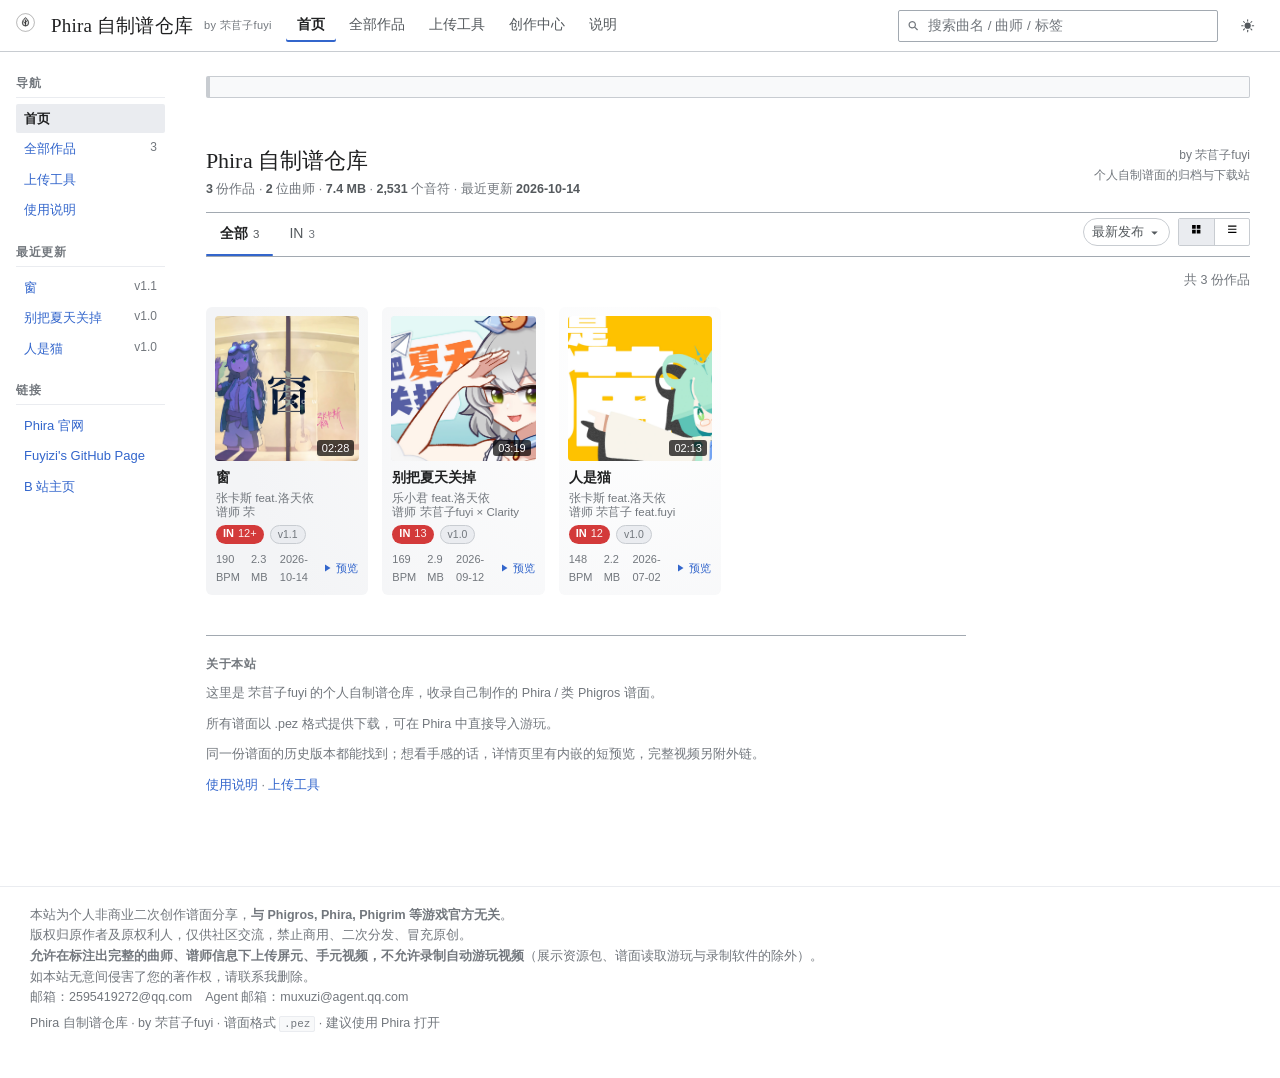
<file: index.html>
<!DOCTYPE html>
<html lang="zh-CN">
<head>
<meta charset="utf-8">
<meta name="viewport" content="width=device-width, initial-scale=1">
<title>Phira 自制谱仓库</title>
<meta name="description" content="个人自制谱面归档站，提供 .pez 谱面包下载与 B 站预览。">
<link rel="icon" href="assets/favicon.svg" type="image/svg+xml">
<link rel="stylesheet" href="assets/css/wiki.css">
<script>/* 在样式生效前先定好主题，避免深色模式下刷新闪白 */
(function(){try{var t=localStorage.getItem("pez-theme");
if(!t||t==="auto"){t=(window.matchMedia&&window.matchMedia("(prefers-color-scheme: dark)").matches)?"dark":"light";}
document.documentElement.setAttribute("data-theme",t);}catch(e){}
/* 入场动效：这个类由 JS 加上，wiki.css 里所有「初始隐藏」的样式都挂在它作用域下。
   于是 —— 没 JS / 脚本挂了，内容依然是可见的，不会整屏空白。 */
document.documentElement.classList.add("motion-ready");})();</script>

<script>/* ---------------------------------------------------- 光标光斑 ---------
   卡片底色是一道跟着鼠标走的光斑（由浅变深）。这里只做一件事：
   **尽早把鼠标在视口里的位置记下来**（window.__WB_PTR），
   真正的坐标换算在 common.js 的 WB.glowFollow() 里 ——
   因为光斑在每张卡片里的位置 = 鼠标位置 − 这张卡片的左上角，
   必须等卡片渲染出来、而且要跟着滚动重算（详见那里的注释）。

   ⚠️ 为什么这段要早早放在 <head>：浏览器**没有**「读取当前鼠标位置」的 API，
      位置只能从指针事件里拿。放这里比样式表和页面渲染都早，用户一动鼠标就已经生效。
      页面加载完但用户还没动过鼠标时，WB.glowFollow() 会先用视口正中偏上当起点。
   下面四个事件都挂上：pointer/mouse 两套 + move/over 两种，
   它们做的事完全一样（记位置 + 叫一次重算），而重算本身是 rAF 节流的，
   所以重复触发没有任何代价，换来的是各种浏览器都不会漏事件。 */
(function () {
  var P = window.__WB_PTR = { x: 0, y: 0, seen: false };
  function onMove(e) {
    if (typeof e.clientX !== "number") return;
    P.x = e.clientX; P.y = e.clientY; P.seen = true;
    if (window.__WB_GLOW) window.__WB_GLOW();
  }
  window.addEventListener("pointermove", onMove, { passive: true });
  window.addEventListener("mousemove", onMove, { passive: true });
  window.addEventListener("pointerover", onMove, { passive: true });
  window.addEventListener("mouseover", onMove, { passive: true });
})();</script>
</head>
<body>

<header id="header-mount" class="site-header"></header>

<div class="layout no-rail">
  <aside id="sidebar-mount" class="sidebar"></aside>

  <main class="content">

    <!-- ▼▼ 顶部横幅插槽：把 SITE.design.banner 填上图片路径就会出现，
              建议尺寸 1600×320。留空则完全不占位。 ▼▼ -->
    <img class="page-banner" id="banner-mount" alt="">

    <div id="sample-notice" class="notice" hidden></div>

    <!-- ▼▼ 极简信息条（UP 主元素已弱化，只有一行小字署名）▼▼ -->
    <div id="space-mount" class="space-bar"></div>

    <div id="list">
      <nav id="tabs-mount" class="tabs"></nav>
      <div id="filterbar-mount" class="filter-bar"></div>
    </div>

    <div id="list-area"></div>

    <!-- 站点说明：做成低存在感的小字，不抢作品的位置 -->
    <section class="site-blurb" id="site-blurb"></section>

    <noscript>
      <div class="notice warn">这个站点需要 JavaScript 才能列出作品，请开启后刷新。</div>
    </noscript>
  </main>
</div>

<footer id="footer-mount" class="site-footer"></footer>

<script>
/* 数据文件每次都拿最新的：
   GitHub Pages 会给 data/charts.js 设 Cache-Control: max-age=600（10 分钟），
   而「检测到更新就刷新首页」要靠它 —— 加时间戳才能绕开这份缓存。
   ⚠️ 时间戳必须**每次加载都不一样**：原来用的是「每分钟一个版本号」，
   结果自动刷新那一刻若还没跨分钟，reload 会命中浏览器缓存（max-age=600），
   刷了还是旧内容、而且之后不会再重试 —— 表现就是「传完谱刷新没生效」。
   代价是每次访问都要重新下这个小文件（约 11KB），可以接受。
   必须同步执行（后面的脚本都依赖 window.CHARTS），所以用 document.write。
   file:// 下不能带查询参数（会找不到文件），所以按协议判断。 */
(function () {
  var q = location.protocol === "file:" ? "" : "?t=" + Date.now();
  document.write('<script src="data/charts.js' + q + '"><\/script>');
})();
</script>
<script src="assets/js/common.js"></script>
<script src="assets/js/home.js"></script>
<script>
/* 站点说明文案在 data/charts.js 的 SITE.intro 里改 */
(function () {
  var s = window.SITE || {};
  if (s.title) document.title = s.title;
  var el = document.getElementById("site-blurb");
  if (el && s.intro) {
    el.className = "site-blurb motion-reveal";     /* 滚到这里时错位浮现 */
    el.style.setProperty("--reveal-delay", "80ms");
    el.innerHTML =
      '<h2>关于本站</h2>' +
      String(s.intro).split(/\n+/).filter(Boolean)
        .map(function (p) { return "<p>" + window.WB.esc(p) + "</p>"; }).join("") +
      '<p><a href="about">使用说明</a> · <a href="upload">上传工具</a></p>';
  }
})();
</script>
<script>
/* 自动刷新：检测到 data/charts.js 有更新就刷新首页（逻辑在 common.js 的 WB.autoRefresh）
   想关掉：在 data/charts.js 的 SITE 里写 autoRefresh: false */
(function () {
  var s = window.SITE || {};
  if (s.autoRefresh === false) return;
  if (window.WB && WB.autoRefresh) WB.autoRefresh();
})();
</script>
</body>
</html>
</file>
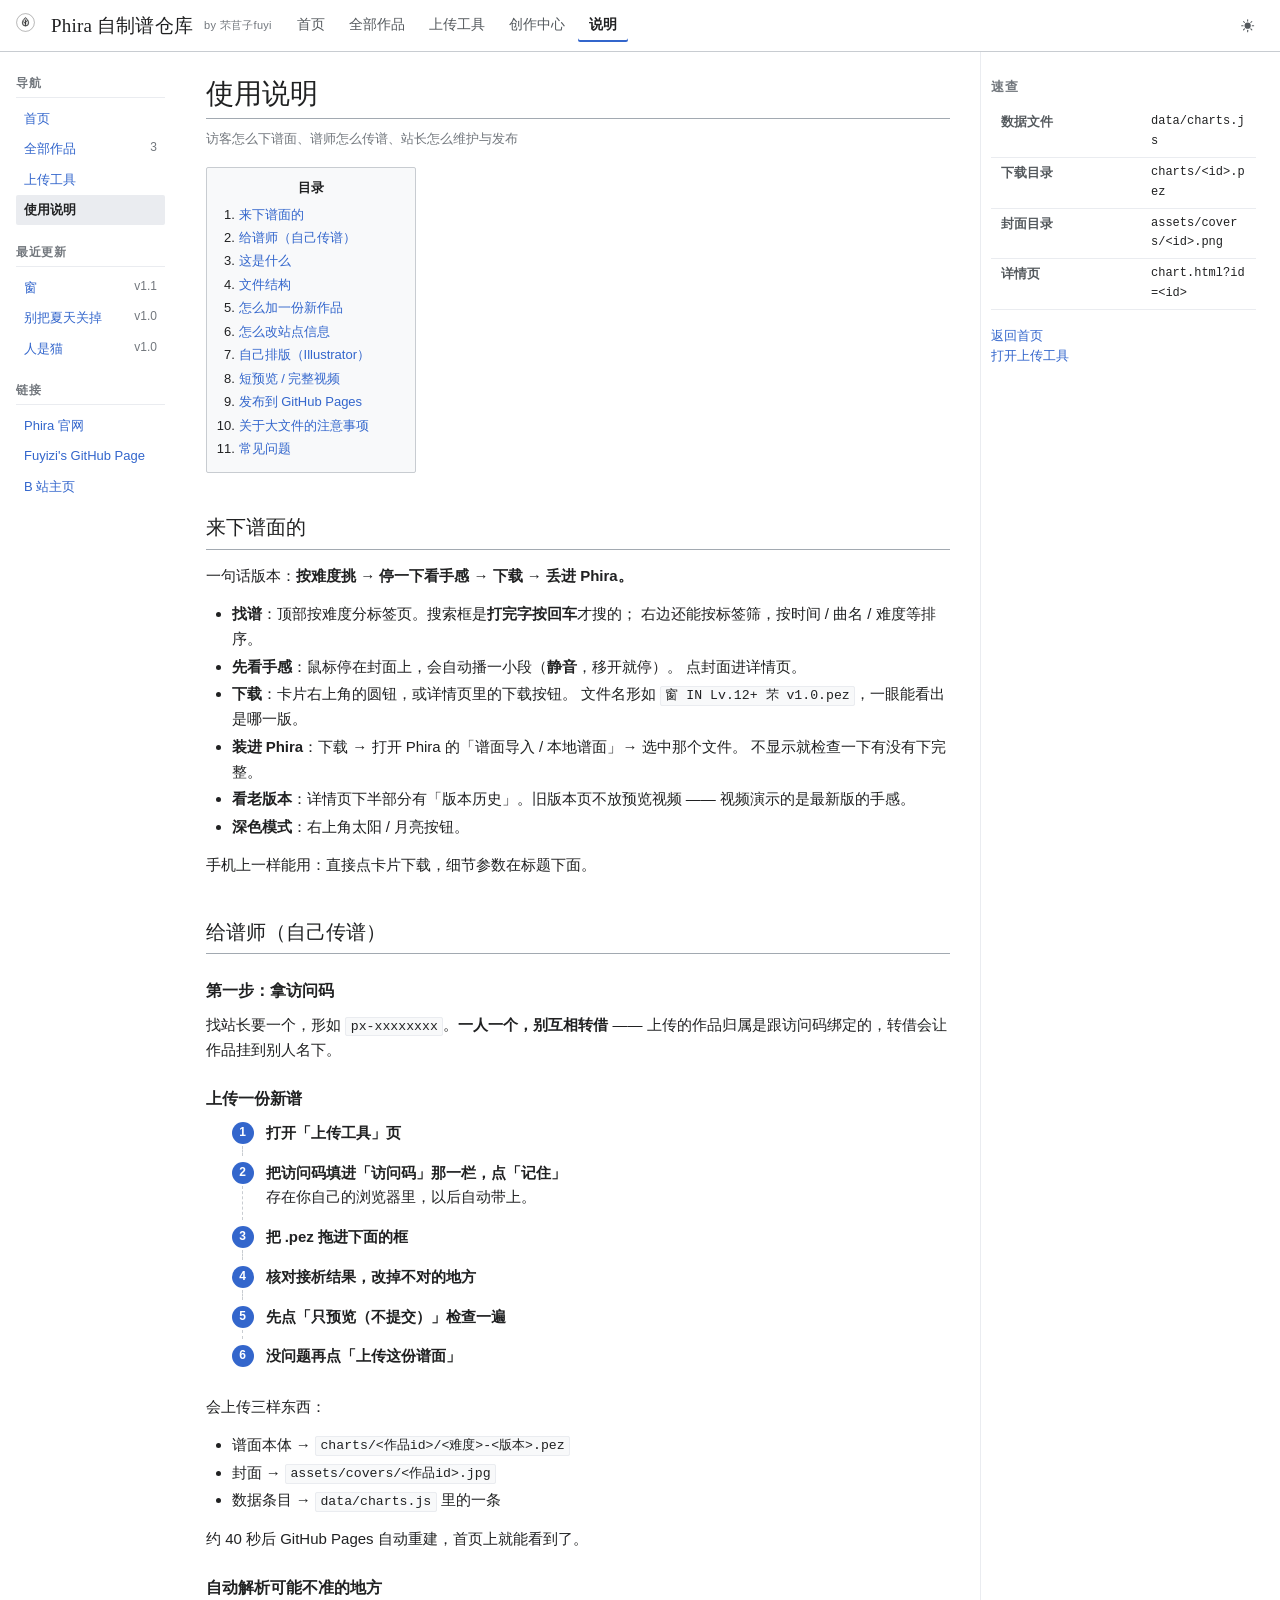
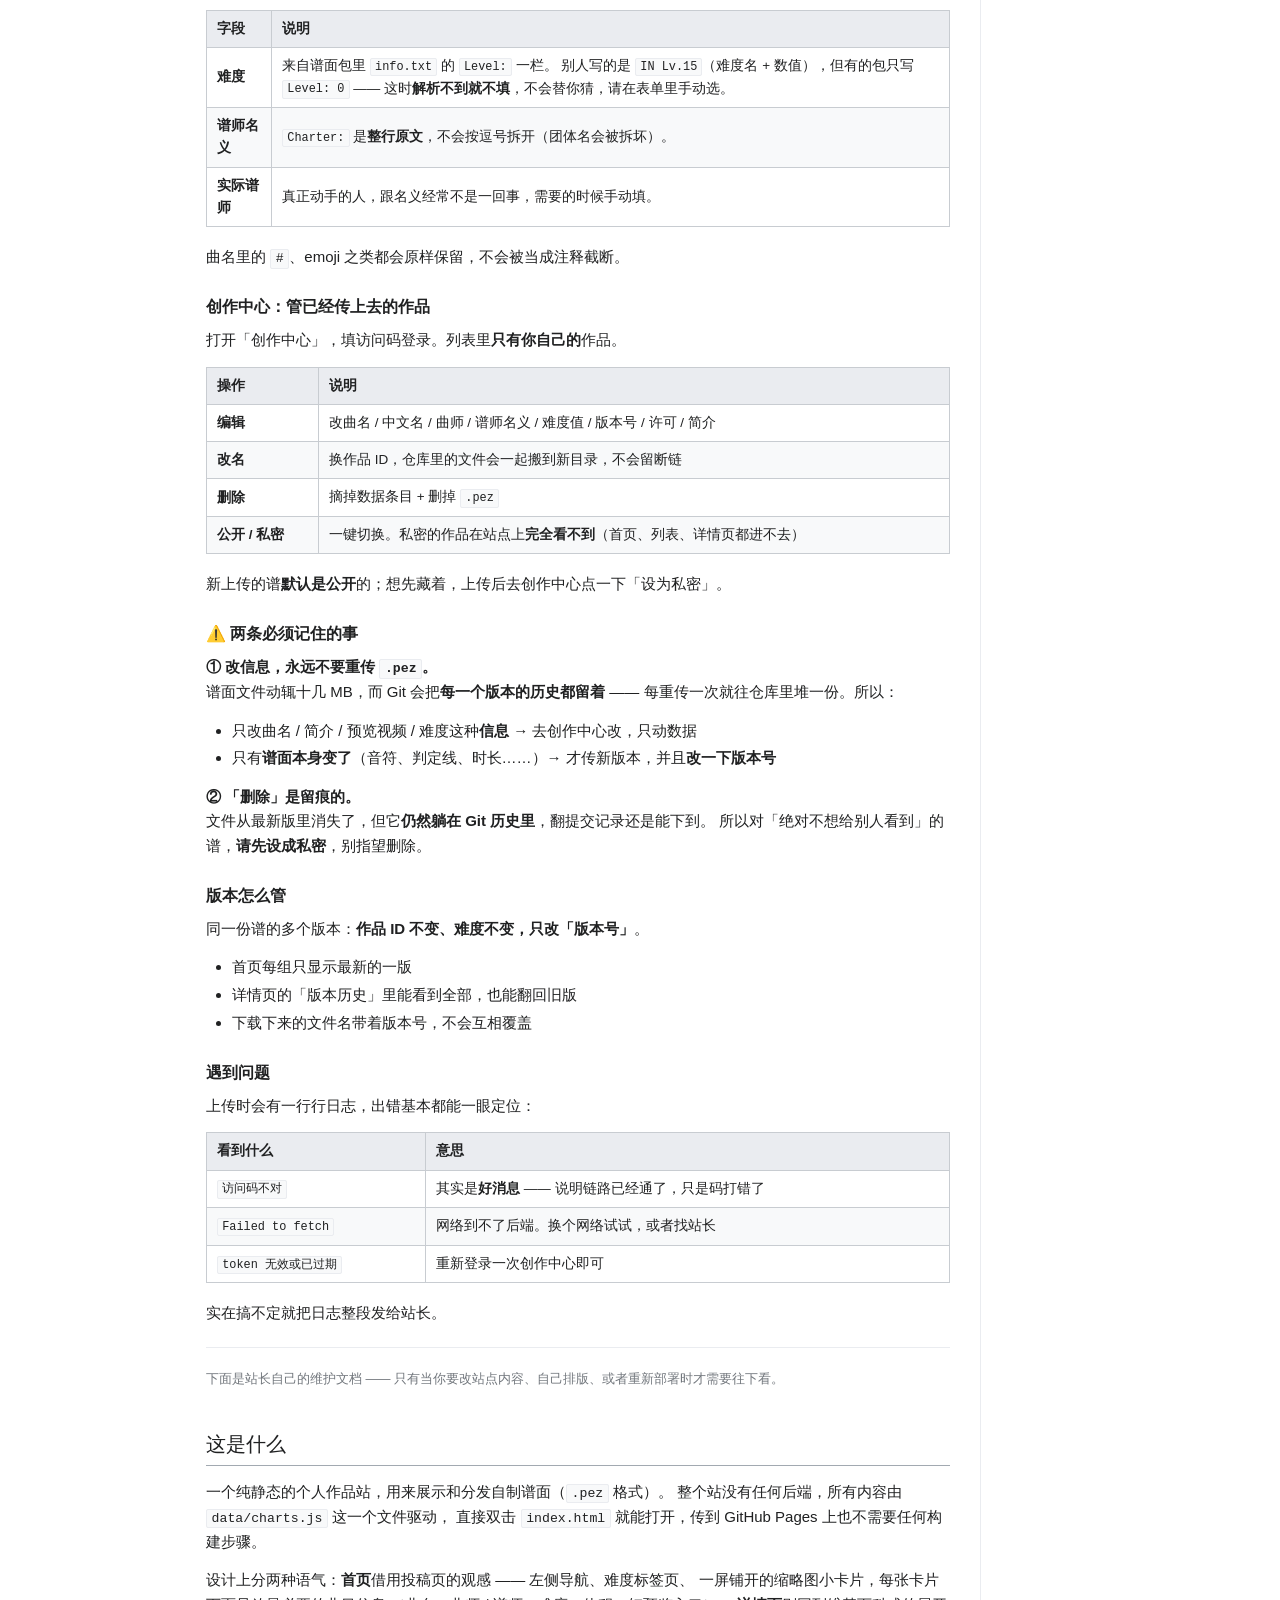
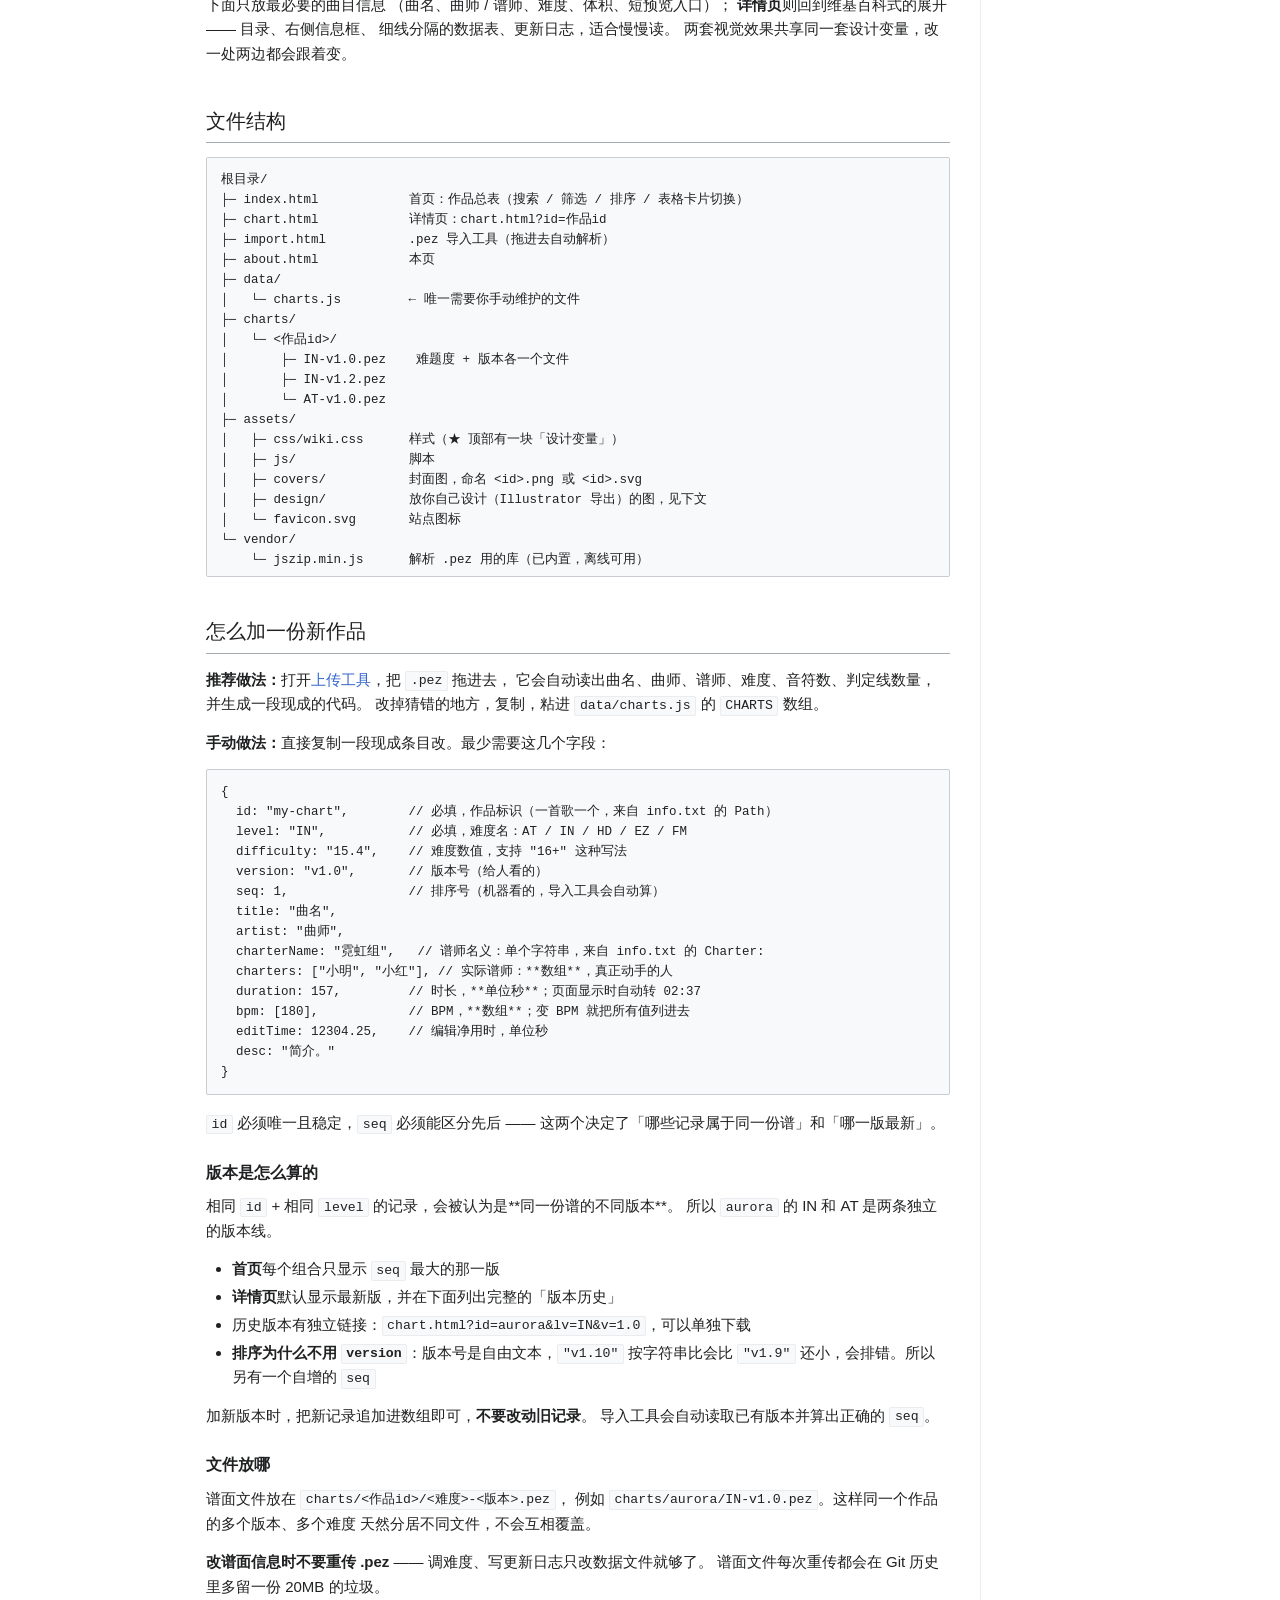
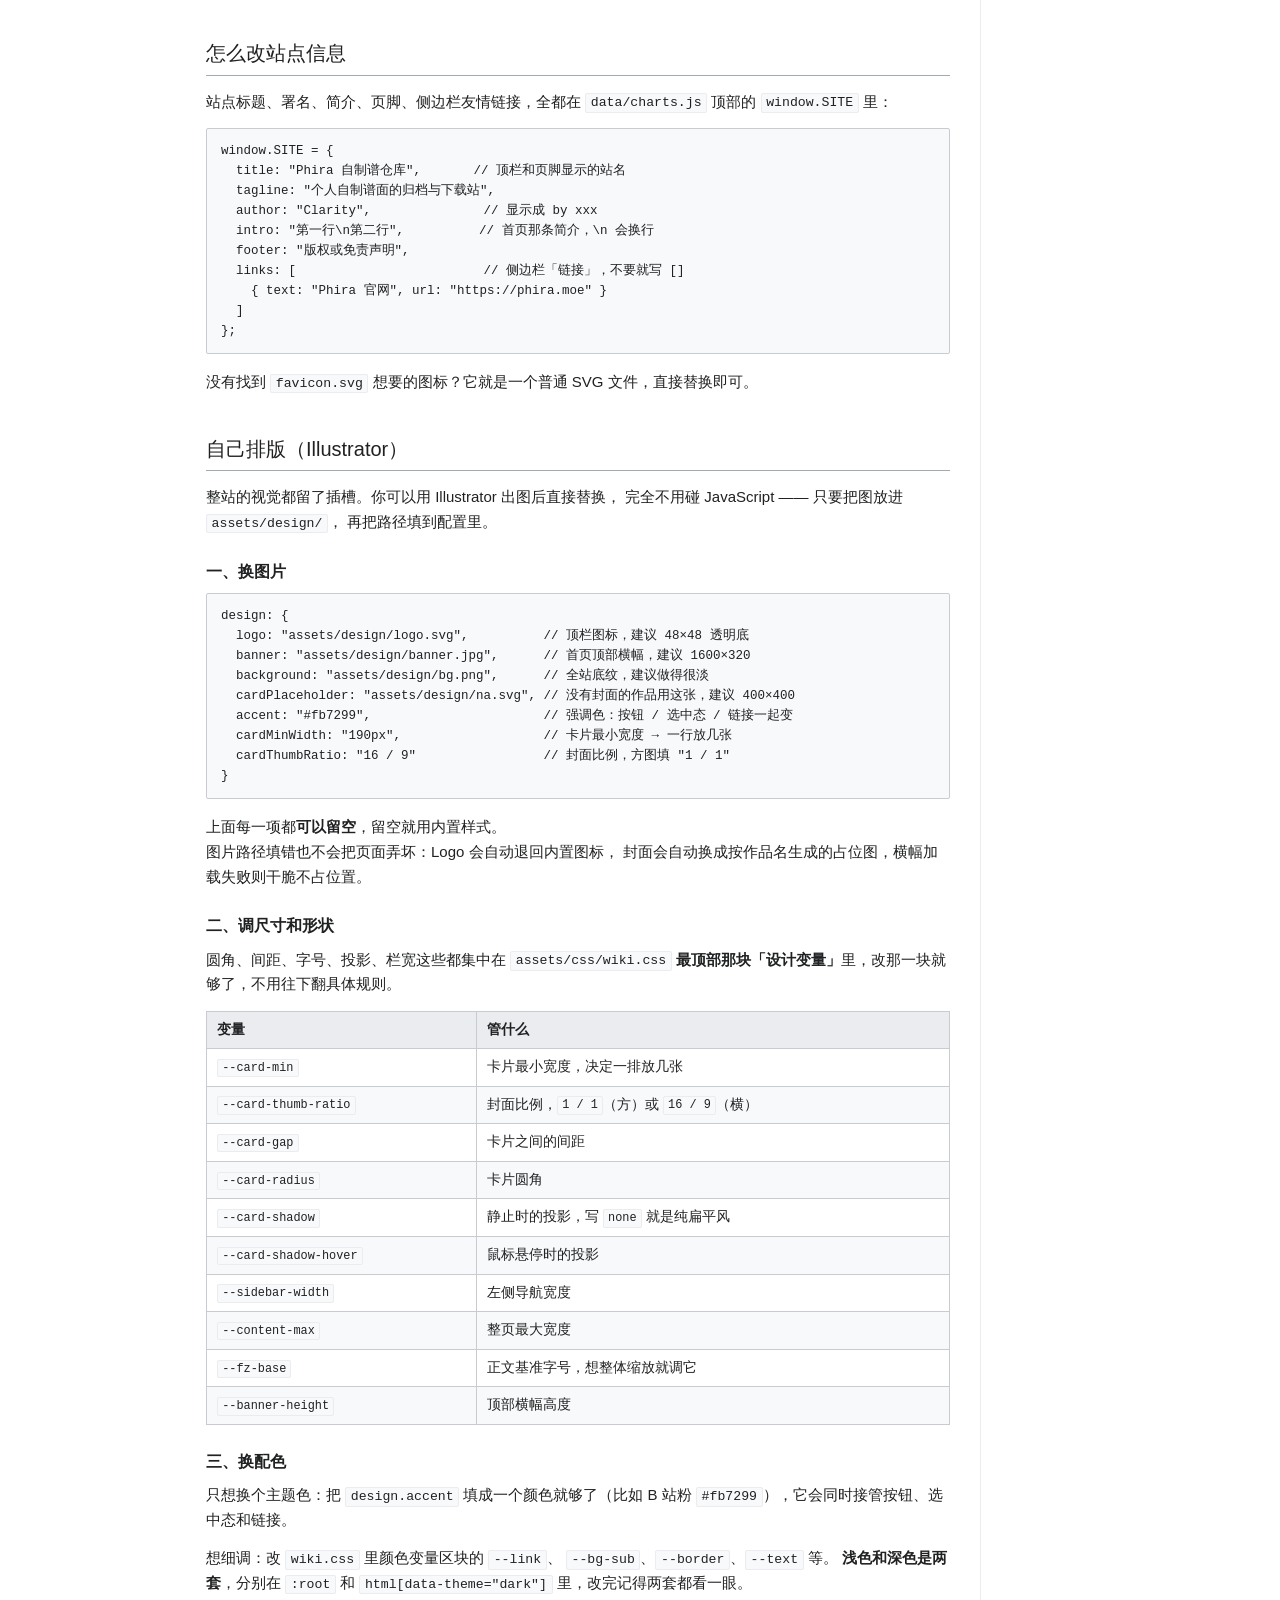
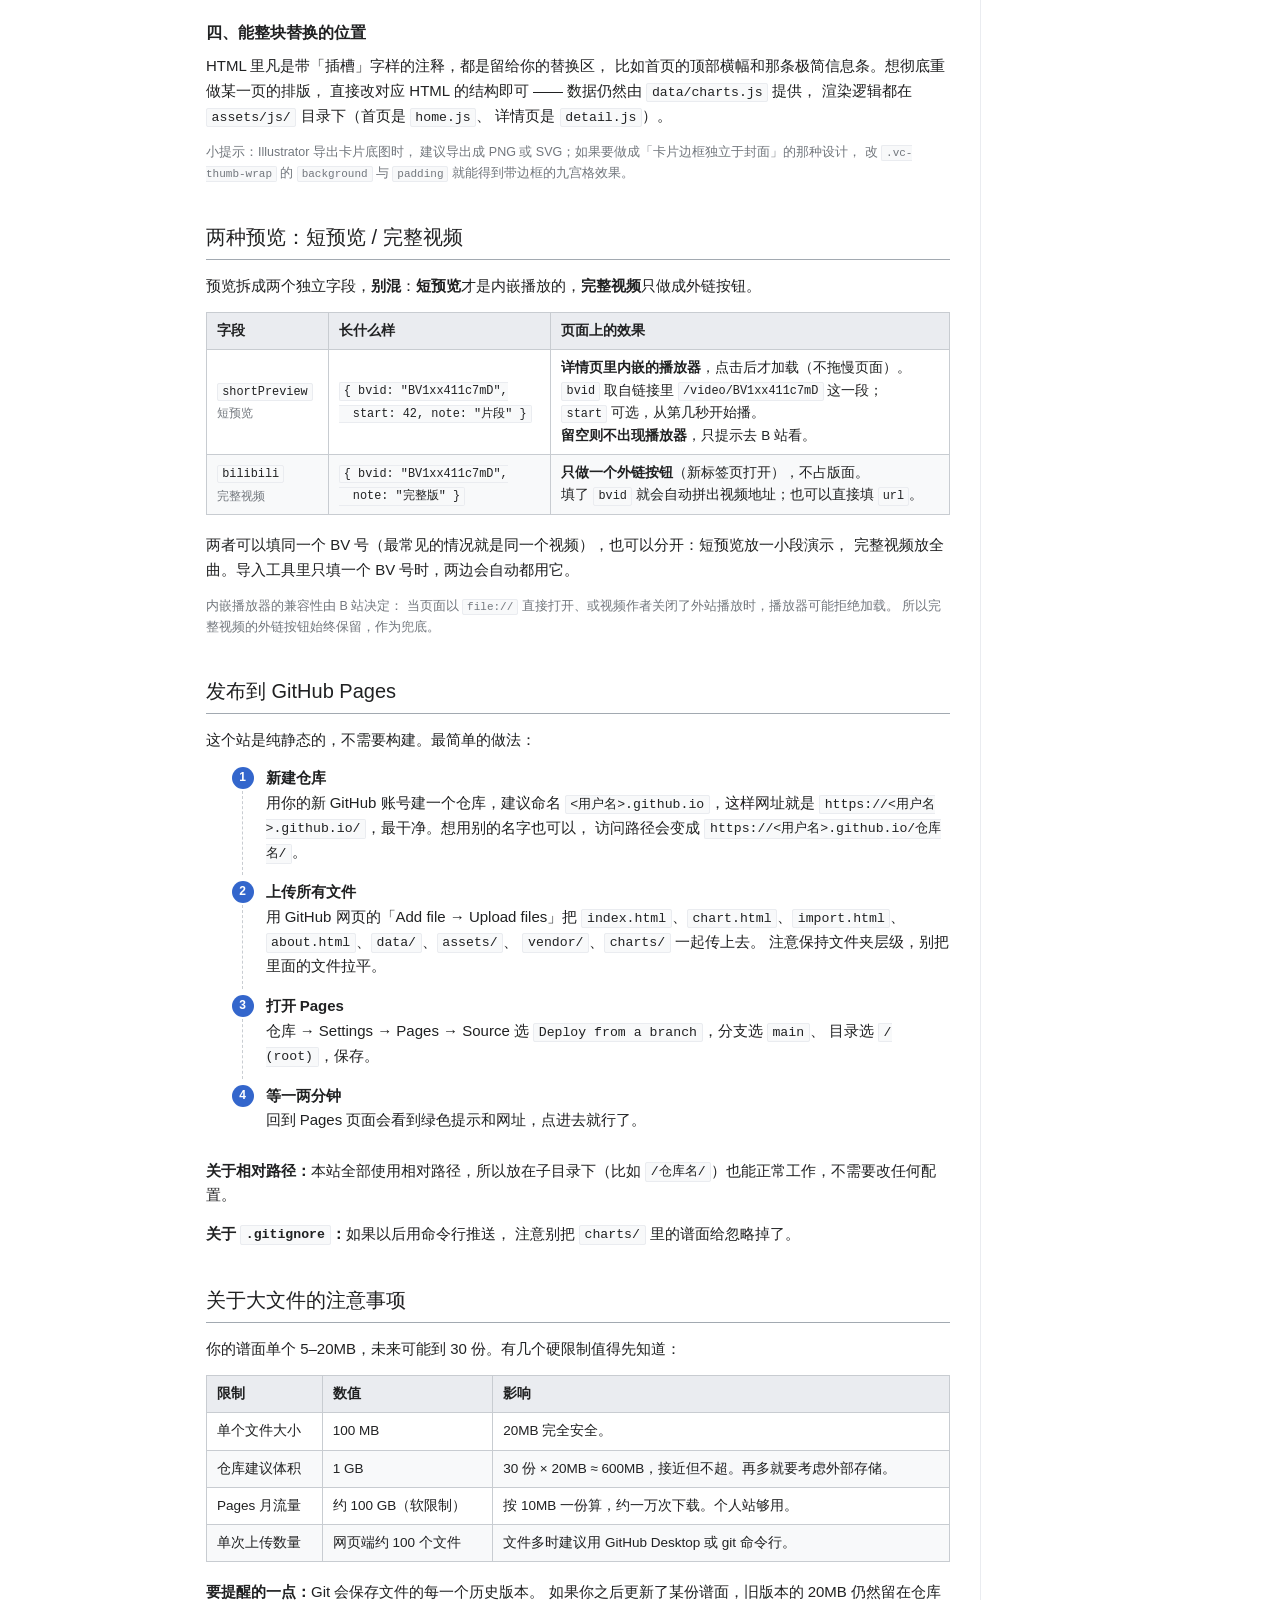
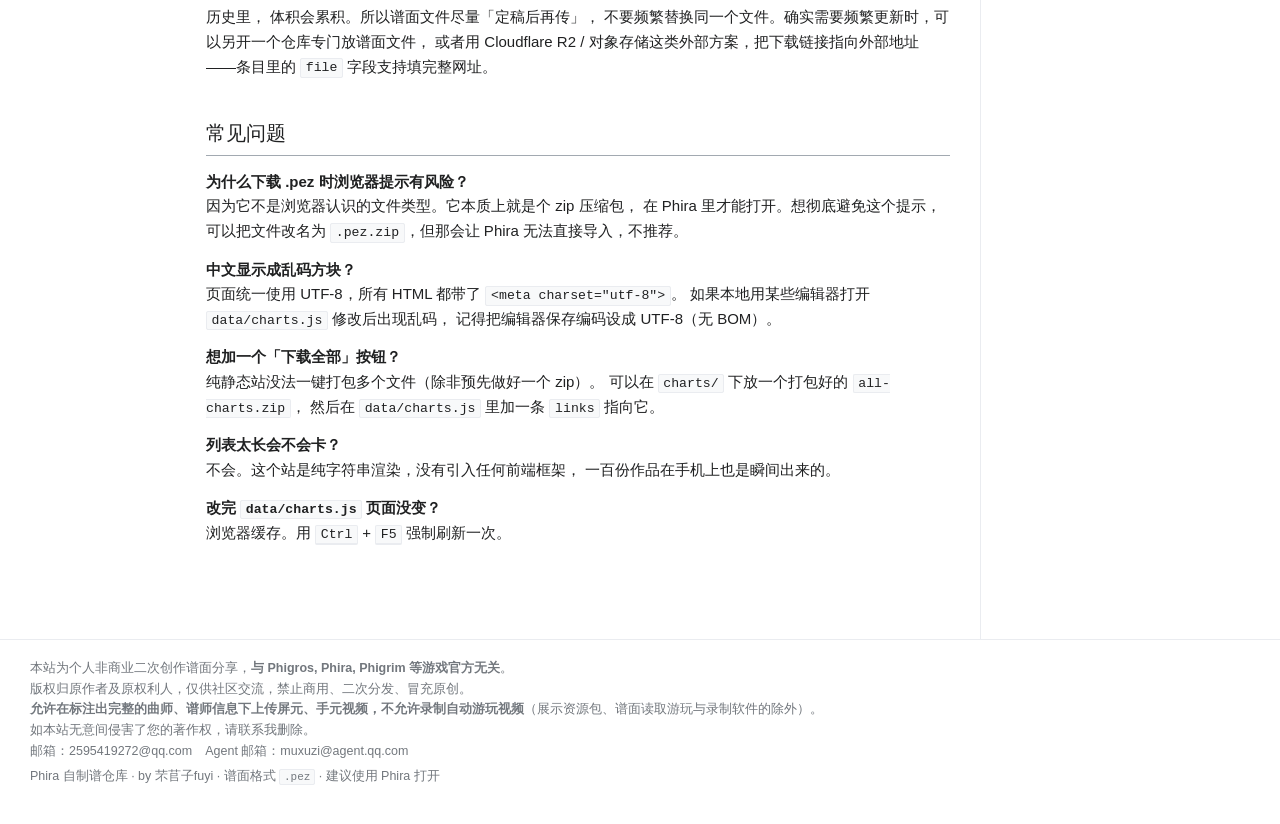
<file: about.html>
<!DOCTYPE html>
<html lang="zh-CN">
<head>
<meta charset="utf-8">
<meta name="viewport" content="width=device-width, initial-scale=1">
<title>使用说明</title>
<link rel="icon" href="assets/favicon.svg" type="image/svg+xml">
<link rel="stylesheet" href="assets/css/wiki.css">
<script>/* 在样式生效前先定好主题，避免深色模式下刷新闪白 */
(function(){try{var t=localStorage.getItem("pez-theme");
if(!t||t==="auto"){t=(window.matchMedia&&window.matchMedia("(prefers-color-scheme: dark)").matches)?"dark":"light";}
document.documentElement.setAttribute("data-theme",t);}catch(e){}})();</script>
</head>
<body>

<header id="header-mount" class="site-header"></header>

<div class="layout">
  <aside id="sidebar-mount" class="sidebar"></aside>

  <main class="content">
    <h1 class="page-title">使用说明</h1>
    <p class="page-sub">访客怎么下谱面、谱师怎么传谱、站长怎么维护与发布</p>

    <div class="toc">
      <div class="toc-title">目录</div>
      <ol>
        <li><a href="#for-players">来下谱面的</a></li>
        <li><a href="#for-charters">给谱师（自己传谱）</a></li>
        <li><a href="#what">这是什么</a></li>
        <li><a href="#tree">文件结构</a></li>
        <li><a href="#add">怎么加一份新作品</a></li>
        <li><a href="#custom">怎么改站点信息</a></li>
        <li><a href="#design">自己排版（Illustrator）</a></li>
        <li><a href="#bili">短预览 / 完整视频</a></li>
        <li><a href="#deploy">发布到 GitHub Pages</a></li>
        <li><a href="#limit">关于大文件的注意事项</a></li>
        <li><a href="#faq">常见问题</a></li>
      </ol>
    </div>

    <!-- ══════════ 第 1 部分：给访客和谱师看的（面向使用者） ══════════ -->
    <h2 class="section" id="for-players">来下谱面的<a class="anchor" href="#for-players">#</a></h2>
    <div class="article">
      <p>一句话版本：<b>按难度挑 → 停一下看手感 → 下载 → 丢进 Phira。</b></p>
      <ul>
        <li><b>找谱</b>：顶部按难度分标签页。搜索框是<b>打完字按回车</b>才搜的；
          右边还能按标签筛，按时间 / 曲名 / 难度等排序。</li>
        <li><b>先看手感</b>：鼠标停在封面上，会自动播一小段（<b>静音</b>，移开就停）。
          点封面进详情页。</li>
        <li><b>下载</b>：卡片右上角的圆钮，或详情页里的下载按钮。
          文件名形如 <code>窗 IN Lv.12+ 芣 v1.0.pez</code>，一眼能看出是哪一版。</li>
        <li><b>装进 Phira</b>：下载 → 打开 Phira 的「谱面导入 / 本地谱面」→ 选中那个文件。
          不显示就检查一下有没有下完整。</li>
        <li><b>看老版本</b>：详情页下半部分有「版本历史」。旧版本页不放预览视频 ——
          视频演示的是最新版的手感。</li>
        <li><b>深色模式</b>：右上角太阳 / 月亮按钮。</li>
      </ul>
      <p>手机上一样能用：直接点卡片下载，细节参数在标题下面。</p>
    </div>

    <h2 class="section" id="for-charters">给谱师（自己传谱）<a class="anchor" href="#for-charters">#</a></h2>
    <div class="article">
      <h3>第一步：拿访问码</h3>
      <p>找站长要一个，形如 <code>px-xxxxxxxx</code>。<b>一人一个，别互相转借</b> ——
      上传的作品归属是跟访问码绑定的，转借会让作品挂到别人名下。</p>

      <h3>上传一份新谱</h3>
      <ol class="steps">
        <li><b>打开「上传工具」页</b></li>
        <li><b>把访问码填进「访问码」那一栏，点「记住」</b><br>
          存在你自己的浏览器里，以后自动带上。</li>
        <li><b>把 .pez 拖进下面的框</b></li>
        <li><b>核对接析结果，改掉不对的地方</b></li>
        <li><b>先点「只预览（不提交）」检查一遍</b></li>
        <li><b>没问题再点「上传这份谱面」</b></li>
      </ol>
      <p>会上传三样东西：</p>
      <ul>
        <li>谱面本体 → <code>charts/&lt;作品id&gt;/&lt;难度&gt;-&lt;版本&gt;.pez</code></li>
        <li>封面 → <code>assets/covers/&lt;作品id&gt;.jpg</code></li>
        <li>数据条目 → <code>data/charts.js</code> 里的一条</li>
      </ul>
      <p>约 40 秒后 GitHub Pages 自动重建，首页上就能看到了。</p>

      <h3>自动解析可能不准的地方</h3>
      <div class="table-wrap"><table class="wikitable">
        <thead><tr><th>字段</th><th>说明</th></tr></thead>
        <tbody>
          <tr><td><b>难度</b></td>
            <td>来自谱面包里 <code>info.txt</code> 的 <code>Level:</code> 一栏。
              别人写的是 <code>IN Lv.15</code>（难度名 + 数值），但有的包只写 <code>Level: 0</code>
              —— 这时<b>解析不到就不填</b>，不会替你猜，请在表单里手动选。</td></tr>
          <tr><td><b>谱师名义</b></td>
            <td><code>Charter:</code> 是<b>整行原文</b>，不会按逗号拆开（团体名会被拆坏）。</td></tr>
          <tr><td><b>实际谱师</b></td>
            <td>真正动手的人，跟名义经常不是一回事，需要的时候手动填。</td></tr>
        </tbody>
      </table></div>
      <p>曲名里的 <code>#</code>、emoji 之类都会原样保留，不会被当成注释截断。</p>

      <h3>创作中心：管已经传上去的作品</h3>
      <p>打开「创作中心」，填访问码登录。列表里<b>只有你自己的</b>作品。</p>
      <div class="table-wrap"><table class="wikitable">
        <thead><tr><th>操作</th><th>说明</th></tr></thead>
        <tbody>
          <tr><td><b>编辑</b></td>
            <td>改曲名 / 中文名 / 曲师 / 谱师名义 / 难度值 / 版本号 / 许可 / 简介</td></tr>
          <tr><td><b>改名</b></td>
            <td>换作品 ID，仓库里的文件会一起搬到新目录，不会留断链</td></tr>
          <tr><td><b>删除</b></td>
            <td>摘掉数据条目 + 删掉 <code>.pez</code></td></tr>
          <tr><td><b>公开 / 私密</b></td>
            <td>一键切换。私密的作品在站点上<b>完全看不到</b>（首页、列表、详情页都进不去）</td></tr>
        </tbody>
      </table></div>
      <p>新上传的谱<b>默认是公开</b>的；想先藏着，上传后去创作中心点一下「设为私密」。</p>

      <h3>⚠️ 两条必须记住的事</h3>
      <p><b>① 改信息，永远不要重传 <code>.pez</code>。</b><br>
      谱面文件动辄十几 MB，而 Git 会把<b>每一个版本的历史都留着</b> ——
      每重传一次就往仓库里堆一份。所以：</p>
      <ul>
        <li>只改曲名 / 简介 / 预览视频 / 难度这种<b>信息</b> → 去创作中心改，只动数据</li>
        <li>只有<b>谱面本身变了</b>（音符、判定线、时长……）→ 才传新版本，并且<b>改一下版本号</b></li>
      </ul>
      <p><b>② 「删除」是留痕的。</b><br>
      文件从最新版里消失了，但它<b>仍然躺在 Git 历史里</b>，翻提交记录还是能下到。
      所以对「绝对不想给别人看到」的谱，<b>请先设成私密</b>，别指望删除。</p>

      <h3>版本怎么管</h3>
      <p>同一份谱的多个版本：<b>作品 ID 不变、难度不变，只改「版本号」</b>。</p>
      <ul>
        <li>首页每组只显示最新的一版</li>
        <li>详情页的「版本历史」里能看到全部，也能翻回旧版</li>
        <li>下载下来的文件名带着版本号，不会互相覆盖</li>
      </ul>

      <h3>遇到问题</h3>
      <p>上传时会有一行行日志，出错基本都能一眼定位：</p>
      <div class="table-wrap"><table class="wikitable">
        <thead><tr><th>看到什么</th><th>意思</th></tr></thead>
        <tbody>
          <tr><td><code>访问码不对</code></td>
            <td>其实是<b>好消息</b> —— 说明链路已经通了，只是码打错了</td></tr>
          <tr><td><code>Failed to fetch</code></td>
            <td>网络到不了后端。换个网络试试，或者找站长</td></tr>
          <tr><td><code>token 无效或已过期</code></td>
            <td>重新登录一次创作中心即可</td></tr>
        </tbody>
      </table></div>
      <p>实在搞不定就把日志整段发给站长。</p>
    </div>

    <hr>
    <p class="muted" style="font-size:12.5px">下面是站长自己的维护文档 ——
    只有当你要改站点内容、自己排版、或者重新部署时才需要往下看。</p>

    <!-- ══════════ 第 2 部分：站长自己的维护文档 ══════════ -->
    <h2 class="section" id="what">这是什么<a class="anchor" href="#what">#</a></h2>
    <div class="article">
      <p>一个纯静态的个人作品站，用来展示和分发自制谱面（<code>.pez</code> 格式）。
      整个站没有任何后端，所有内容由 <code>data/charts.js</code> 这一个文件驱动，
      直接双击 <code>index.html</code> 就能打开，传到 GitHub Pages 上也不需要任何构建步骤。</p>
      <p>设计上分两种语气：<b>首页</b>借用投稿页的观感 —— 左侧导航、难度标签页、
      一屏铺开的缩略图小卡片，每张卡片下面只放最必要的曲目信息
      （曲名、曲师 / 谱师、难度、体积、短预览入口）；
      <b>详情页</b>则回到维基百科式的展开 —— 目录、右侧信息框、
      细线分隔的数据表、更新日志，适合慢慢读。
      两套视觉效果共享同一套设计变量，改一处两边都会跟着变。</p>
    </div>

    <h2 class="section" id="tree">文件结构<a class="anchor" href="#tree">#</a></h2>
    <pre class="code">
根目录/
├─ index.html            首页：作品总表（搜索 / 筛选 / 排序 / 表格卡片切换）
├─ chart.html            详情页：chart.html?id=作品id
├─ import.html           .pez 导入工具（拖进去自动解析）
├─ about.html            本页
├─ data/
│   └─ charts.js         ← 唯一需要你手动维护的文件
├─ charts/
│   └─ &lt;作品id&gt;/
│       ├─ IN-v1.0.pez    难题度 + 版本各一个文件
│       ├─ IN-v1.2.pez
│       └─ AT-v1.0.pez
├─ assets/
│   ├─ css/wiki.css      样式（★ 顶部有一块「设计变量」）
│   ├─ js/               脚本
│   ├─ covers/           封面图，命名 &lt;id&gt;.png 或 &lt;id&gt;.svg
│   ├─ design/           放你自己设计（Illustrator 导出）的图，见下文
│   └─ favicon.svg       站点图标
└─ vendor/
    └─ jszip.min.js      解析 .pez 用的库（已内置，离线可用）</pre>

    <h2 class="section" id="add">怎么加一份新作品<a class="anchor" href="#add">#</a></h2>
    <div class="article">
      <p><b>推荐做法：</b>打开<a href="upload">上传工具</a>，把 <code>.pez</code> 拖进去，
      它会自动读出曲名、曲师、谱师、难度、音符数、判定线数量，并生成一段现成的代码。
      改掉猜错的地方，复制，粘进 <code>data/charts.js</code> 的 <code>CHARTS</code> 数组。</p>
      <p><b>手动做法：</b>直接复制一段现成条目改。最少需要这几个字段：</p>
      <pre class="code">
{
  id: "my-chart",        // 必填，作品标识（一首歌一个，来自 info.txt 的 Path）
  level: "IN",           // 必填，难度名：AT / IN / HD / EZ / FM
  difficulty: "15.4",    // 难度数值，支持 "16+" 这种写法
  version: "v1.0",       // 版本号（给人看的）
  seq: 1,                // 排序号（机器看的，导入工具会自动算）
  title: "曲名",
  artist: "曲师",
  charterName: "霓虹组",   // 谱师名义：单个字符串，来自 info.txt 的 Charter:
  charters: ["小明", "小红"], // 实际谱师：**数组**，真正动手的人
  duration: 157,         // 时长，**单位秒**；页面显示时自动转 02:37
  bpm: [180],            // BPM，**数组**；变 BPM 就把所有值列进去
  editTime: 12304.25,    // 编辑净用时，单位秒
  desc: "简介。"
}</pre>
      <p><code>id</code> 必须唯一且稳定，<code>seq</code> 必须能区分先后 ——
      这两个决定了「哪些记录属于同一份谱」和「哪一版最新」。</p>

      <h3>版本是怎么算的</h3>
      <p>相同 <code>id</code> + 相同 <code>level</code> 的记录，会被认为是**同一份谱的不同版本**。
      所以 <code>aurora</code> 的 IN 和 AT 是两条独立的版本线。</p>
      <ul>
        <li><b>首页</b>每个组合只显示 <code>seq</code> 最大的那一版</li>
        <li><b>详情页</b>默认显示最新版，并在下面列出完整的「版本历史」</li>
        <li>历史版本有独立链接：<code>chart.html?id=aurora&amp;lv=IN&amp;v=1.0</code>，可以单独下载</li>
        <li><b>排序为什么不用 <code>version</code></b>：版本号是自由文本，<code>"v1.10"</code>
          按字符串比会比 <code>"v1.9"</code> 还小，会排错。所以另有一个自增的 <code>seq</code></li>
      </ul>
      <p>加新版本时，把新记录追加进数组即可，<b>不要改动旧记录</b>。
      导入工具会自动读取已有版本并算出正确的 <code>seq</code>。</p>

      <h3>文件放哪</h3>
      <p>谱面文件放在 <code>charts/&lt;作品id&gt;/&lt;难度&gt;-&lt;版本&gt;.pez</code>，
      例如 <code>charts/aurora/IN-v1.0.pez</code>。这样同一个作品的多个版本、多个难度
      天然分居不同文件，不会互相覆盖。</p>
      <p><b>改谱面信息时不要重传 .pez</b> —— 调难度、写更新日志只改数据文件就够了。
      谱面文件每次重传都会在 Git 历史里多留一份 20MB 的垃圾。</p>
    </div>

    <h2 class="section" id="custom">怎么改站点信息<a class="anchor" href="#custom">#</a></h2>
    <div class="article">
      <p>站点标题、署名、简介、页脚、侧边栏友情链接，全都在
      <code>data/charts.js</code> 顶部的 <code>window.SITE</code> 里：</p>
      <pre class="code">
window.SITE = {
  title: "Phira 自制谱仓库",       // 顶栏和页脚显示的站名
  tagline: "个人自制谱面的归档与下载站",
  author: "Clarity",               // 显示成 by xxx
  intro: "第一行\n第二行",          // 首页那条简介，\n 会换行
  footer: "版权或免责声明",
  links: [                         // 侧边栏「链接」，不要就写 []
    { text: "Phira 官网", url: "https://phira.moe" }
  ]
};</pre>
      <p>没有找到 <code>favicon.svg</code> 想要的图标？它就是一个普通 SVG 文件，直接替换即可。</p>
    </div>

    <h2 class="section" id="design">自己排版（Illustrator）<a class="anchor" href="#design">#</a></h2>
    <div class="article">
      <p>整站的视觉都留了插槽。你可以用 Illustrator 出图后直接替换，
      完全不用碰 JavaScript —— 只要把图放进 <code>assets/design/</code>，
      再把路径填到配置里。</p>

      <h3>一、换图片</h3>
      <pre class="code">design: {
  logo: "assets/design/logo.svg",          // 顶栏图标，建议 48×48 透明底
  banner: "assets/design/banner.jpg",      // 首页顶部横幅，建议 1600×320
  background: "assets/design/bg.png",      // 全站底纹，建议做得很淡
  cardPlaceholder: "assets/design/na.svg", // 没有封面的作品用这张，建议 400×400
  accent: "#fb7299",                       // 强调色：按钮 / 选中态 / 链接一起变
  cardMinWidth: "190px",                   // 卡片最小宽度 → 一行放几张
  cardThumbRatio: "16 / 9"                 // 封面比例，方图填 "1 / 1"
}</pre>
      <p>上面每一项都<b>可以留空</b>，留空就用内置样式。<br>
      图片路径填错也不会把页面弄坏：Logo 会自动退回内置图标，
      封面会自动换成按作品名生成的占位图，横幅加载失败则干脆不占位置。</p>

      <h3>二、调尺寸和形状</h3>
      <p>圆角、间距、字号、投影、栏宽这些都集中在 <code>assets/css/wiki.css</code>
      <b>最顶部那块「设计变量」</b>里，改那一块就够了，不用往下翻具体规则。</p>
      <table class="wikitable">
        <thead><tr><th>变量</th><th>管什么</th></tr></thead>
        <tbody>
          <tr><td><code>--card-min</code></td><td>卡片最小宽度，决定一排放几张</td></tr>
          <tr><td><code>--card-thumb-ratio</code></td><td>封面比例，<code>1 / 1</code>（方）或 <code>16 / 9</code>（横）</td></tr>
          <tr><td><code>--card-gap</code></td><td>卡片之间的间距</td></tr>
          <tr><td><code>--card-radius</code></td><td>卡片圆角</td></tr>
          <tr><td><code>--card-shadow</code></td><td>静止时的投影，写 <code>none</code> 就是纯扁平风</td></tr>
          <tr><td><code>--card-shadow-hover</code></td><td>鼠标悬停时的投影</td></tr>
          <tr><td><code>--sidebar-width</code></td><td>左侧导航宽度</td></tr>
          <tr><td><code>--content-max</code></td><td>整页最大宽度</td></tr>
          <tr><td><code>--fz-base</code></td><td>正文基准字号，想整体缩放就调它</td></tr>
          <tr><td><code>--banner-height</code></td><td>顶部横幅高度</td></tr>
        </tbody>
      </table>

      <h3>三、换配色</h3>
      <p>只想换个主题色：把 <code>design.accent</code> 填成一个颜色就够了（比如 B 站粉
      <code>#fb7299</code>），它会同时接管按钮、选中态和链接。</p>
      <p>想细调：改 <code>wiki.css</code> 里颜色变量区块的 <code>--link</code>、
      <code>--bg-sub</code>、<code>--border</code>、<code>--text</code> 等。
      <b>浅色和深色是两套</b>，分别在 <code>:root</code> 和
      <code>html[data-theme="dark"]</code> 里，改完记得两套都看一眼。</p>

      <h3>四、能整块替换的位置</h3>
      <p>HTML 里凡是带「插槽」字样的注释，都是留给你的替换区，
      比如首页的顶部横幅和那条极简信息条。想彻底重做某一页的排版，
      直接改对应 HTML 的结构即可 —— 数据仍然由 <code>data/charts.js</code> 提供，
      渲染逻辑都在 <code>assets/js/</code> 目录下（首页是 <code>home.js</code>、
      详情页是 <code>detail.js</code>）。</p>
      <p class="muted" style="font-size:12.5px">小提示：Illustrator 导出卡片底图时，
      建议导出成 PNG 或 SVG；如果要做成「卡片边框独立于封面」的那种设计，
      改 <code>.vc-thumb-wrap</code> 的 <code>background</code> 与
      <code>padding</code> 就能得到带边框的九宫格效果。</p>
    </div>

    <h2 class="section" id="bili">两种预览：短预览 / 完整视频<a class="anchor" href="#bili">#</a></h2>
    <div class="article">
      <p>预览拆成两个独立字段，<b>别混</b>：<b>短预览</b>才是内嵌播放的，<b>完整视频</b>只做成外链按钮。</p>
      <table class="wikitable">
        <thead><tr><th>字段</th><th>长什么样</th><th>页面上的效果</th></tr></thead>
        <tbody>
          <tr>
            <td><code>shortPreview</code><br><span class="muted" style="font-size:12px">短预览</span></td>
            <td><code>{ bvid: "BV1xx411c7mD",<br>&nbsp;&nbsp;start: 42, note: "片段" }</code></td>
            <td><b>详情页里内嵌的播放器</b>，点击后才加载（不拖慢页面）。<br>
              <code>bvid</code> 取自链接里 <code>/video/BV1xx411c7mD</code> 这一段；<br>
              <code>start</code> 可选，从第几秒开始播。<br>
              <b>留空则不出现播放器</b>，只提示去 B 站看。</td>
          </tr>
          <tr>
            <td><code>bilibili</code><br><span class="muted" style="font-size:12px">完整视频</span></td>
            <td><code>{ bvid: "BV1xx411c7mD",<br>&nbsp;&nbsp;note: "完整版" }</code></td>
            <td><b>只做一个外链按钮</b>（新标签页打开），不占版面。<br>
              填了 <code>bvid</code> 就会自动拼出视频地址；也可以直接填 <code>url</code>。</td>
          </tr>
        </tbody>
      </table>
      <p>两者可以填同一个 BV 号（最常见的情况就是同一个视频），也可以分开：短预览放一小段演示，
      完整视频放全曲。导入工具里只填一个 BV 号时，两边会自动都用它。</p>
      <p class="muted" style="font-size:12.5px">内嵌播放器的兼容性由 B 站决定：
      当页面以 <code>file://</code> 直接打开、或视频作者关闭了外站播放时，播放器可能拒绝加载。
      所以完整视频的外链按钮始终保留，作为兜底。</p>
    </div>

    <h2 class="section" id="deploy">发布到 GitHub Pages<a class="anchor" href="#deploy">#</a></h2>
    <div class="article">
      <p>这个站是纯静态的，不需要构建。最简单的做法：</p>
      <ol class="steps">
        <li><b>新建仓库</b><br>用你的新 GitHub 账号建一个仓库，建议命名
          <code>&lt;用户名&gt;.github.io</code>，这样网址就是
          <code>https://&lt;用户名&gt;.github.io/</code>，最干净。想用别的名字也可以，
          访问路径会变成 <code>https://&lt;用户名&gt;.github.io/仓库名/</code>。</li>
        <li><b>上传所有文件</b><br>用 GitHub 网页的「Add file → Upload files」把
          <code>index.html</code>、<code>chart.html</code>、<code>import.html</code>、
          <code>about.html</code>、<code>data/</code>、<code>assets/</code>、
          <code>vendor/</code>、<code>charts/</code> 一起传上去。
          注意保持文件夹层级，别把里面的文件拉平。</li>
        <li><b>打开 Pages</b><br>仓库 → Settings → Pages → Source 选
          <code>Deploy from a branch</code>，分支选 <code>main</code>、
          目录选 <code>/ (root)</code>，保存。</li>
        <li><b>等一两分钟</b><br>回到 Pages 页面会看到绿色提示和网址，点进去就行了。</li>
      </ol>
      <p><b>关于相对路径：</b>本站全部使用相对路径，所以放在子目录下（比如
      <code>/仓库名/</code>）也能正常工作，不需要改任何配置。</p>
      <p><b>关于 <code>.gitignore</code>：</b>如果以后用命令行推送，
      注意别把 <code>charts/</code> 里的谱面给忽略掉了。</p>
    </div>

    <h2 class="section" id="limit">关于大文件的注意事项<a class="anchor" href="#limit">#</a></h2>
    <div class="article">
      <p>你的谱面单个 5–20MB，未来可能到 30 份。有几个硬限制值得先知道：</p>
      <table class="wikitable">
        <thead><tr><th>限制</th><th>数值</th><th>影响</th></tr></thead>
        <tbody>
          <tr><td>单个文件大小</td><td>100 MB</td><td>20MB 完全安全。</td></tr>
          <tr><td>仓库建议体积</td><td>1 GB</td><td>30 份 × 20MB ≈ 600MB，接近但不超。再多就要考虑外部存储。</td></tr>
          <tr><td>Pages 月流量</td><td>约 100 GB（软限制）</td><td>按 10MB 一份算，约一万次下载。个人站够用。</td></tr>
          <tr><td>单次上传数量</td><td>网页端约 100 个文件</td><td>文件多时建议用 GitHub Desktop 或 git 命令行。</td></tr>
        </tbody>
      </table>
      <p><b>要提醒的一点：</b>Git 会保存文件的每一个历史版本。
      如果你之后更新了某份谱面，旧版本的 20MB 仍然留在仓库历史里，
      体积会累积。所以谱面文件尽量「定稿后再传」，
      不要频繁替换同一个文件。确实需要频繁更新时，可以另开一个仓库专门放谱面文件，
      或者用 Cloudflare R2 / 对象存储这类外部方案，把下载链接指向外部地址
      ——条目里的 <code>file</code> 字段支持填完整网址。</p>
    </div>

    <h2 class="section" id="faq">常见问题<a class="anchor" href="#faq">#</a></h2>
    <div class="article">
      <p><b>为什么下载 .pez 时浏览器提示有风险？</b><br>
      因为它不是浏览器认识的文件类型。它本质上就是个 zip 压缩包，
      在 Phira 里才能打开。想彻底避免这个提示，可以把文件改名为
      <code>.pez.zip</code>，但那会让 Phira 无法直接导入，不推荐。</p>

      <p><b>中文显示成乱码方块？</b><br>
      页面统一使用 UTF-8，所有 HTML 都带了 <code>&lt;meta charset="utf-8"&gt;</code>。
      如果本地用某些编辑器打开 <code>data/charts.js</code> 修改后出现乱码，
      记得把编辑器保存编码设成 UTF-8（无 BOM）。</p>

      <p><b>想加一个「下载全部」按钮？</b><br>
      纯静态站没法一键打包多个文件（除非预先做好一个 zip）。
      可以在 <code>charts/</code> 下放一个打包好的 <code>all-charts.zip</code>，
      然后在 <code>data/charts.js</code> 里加一条 <code>links</code> 指向它。</p>

      <p><b>列表太长会不会卡？</b><br>
      不会。这个站是纯字符串渲染，没有引入任何前端框架，
      一百份作品在手机上也是瞬间出来的。</p>

      <p><b>改完 <code>data/charts.js</code> 页面没变？</b><br>
      浏览器缓存。用 <kbd>Ctrl</kbd> + <kbd>F5</kbd> 强制刷新一次。</p>
    </div>
  </main>

  <aside class="rail">
    <h3 style="margin:0 0 10px;font-size:13px;color:var(--text-mute);letter-spacing:.5px">速查</h3>
    <table class="kv" style="font-size:12.5px">
      <tr><th>数据文件</th><td style="font-family:var(--font-mono);font-size:12px">data/charts.js</td></tr>
      <tr><th>下载目录</th><td style="font-family:var(--font-mono);font-size:12px">charts/&lt;id&gt;.pez</td></tr>
      <tr><th>封面目录</th><td style="font-family:var(--font-mono);font-size:12px">assets/covers/&lt;id&gt;.png</td></tr>
      <tr><th>详情页</th><td style="font-family:var(--font-mono);font-size:12px">chart.html?id=&lt;id&gt;</td></tr>
    </table>
    <p style="font-size:12.5px;margin:14px 0 0">
      <a href="./">返回首页</a><br>
      <a href="upload">打开上传工具</a>
    </p>
  </aside>
</div>

<footer id="footer-mount" class="site-footer"></footer>

<script>
/* 数据文件每次都拿最新的：
   GitHub Pages 会给 data/charts.js 设 Cache-Control: max-age=600（10 分钟），
   而「检测到更新就刷新首页」要靠它 —— 加时间戳才能绕开这份缓存。
   ⚠️ 时间戳必须**每次加载都不一样**：原来用的是「每分钟一个版本号」，
   结果自动刷新那一刻若还没跨分钟，reload 会命中浏览器缓存（max-age=600），
   刷了还是旧内容、而且之后不会再重试 —— 表现就是「传完谱刷新没生效」。
   代价是每次访问都要重新下这个小文件（约 11KB），可以接受。
   必须同步执行（后面的脚本都依赖 window.CHARTS），所以用 document.write。
   file:// 下不能带查询参数（会找不到文件），所以按协议判断。 */
(function () {
  var q = location.protocol === "file:" ? "" : "?t=" + Date.now();
  document.write('<script src="data/charts.js' + q + '"><\/script>');
})();
</script>
<script src="assets/js/common.js"></script>
<script>
(function () {
  WB.renderHeader({ current: "about", search: false });
  WB.renderSidebar({ current: "about" });
  WB.renderFooter();
  document.title = "使用说明 - " + WB.site().title;
})();
</script>
</body>
</html>
</file>
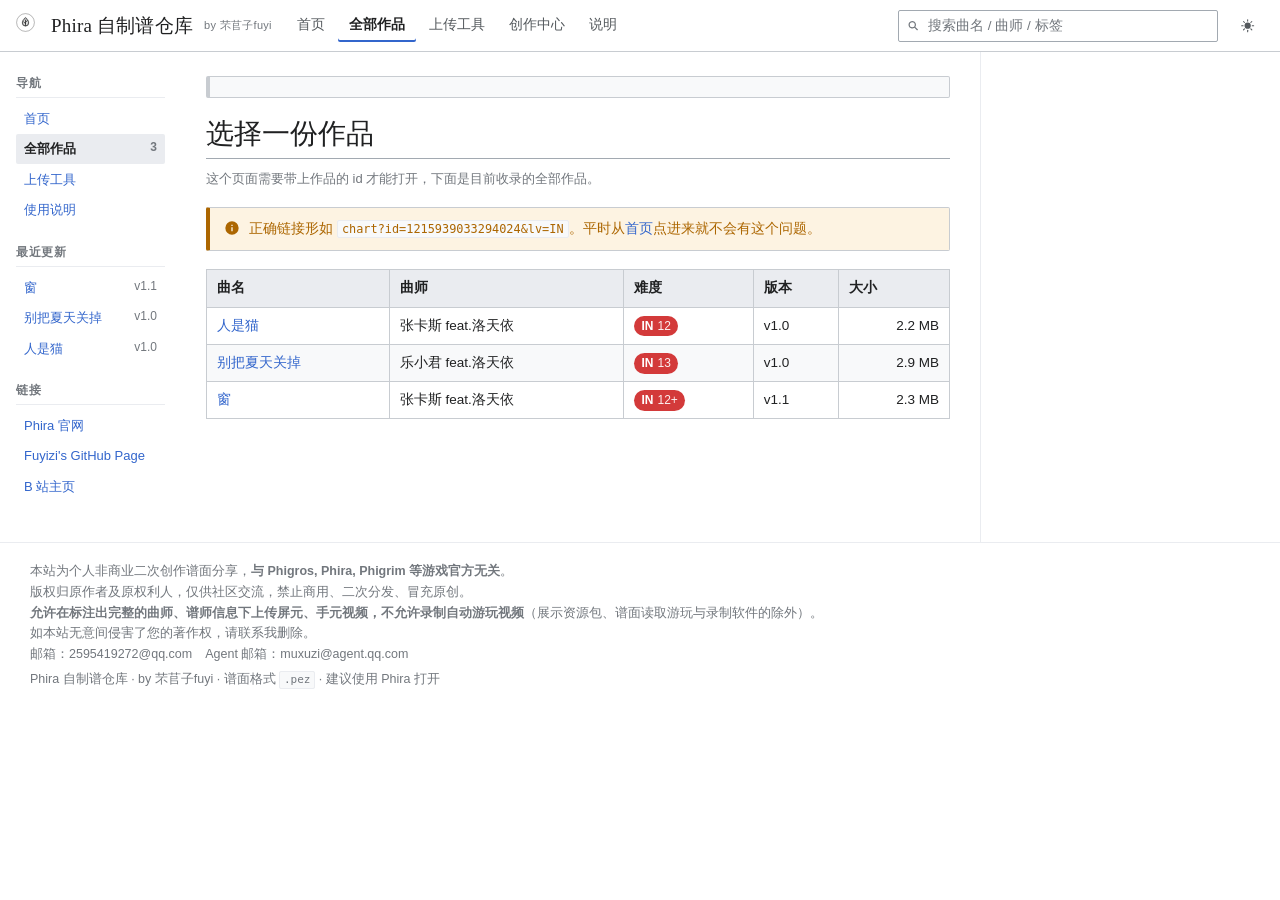
<file: chart.html>
<!DOCTYPE html>
<html lang="zh-CN">
<head>
<meta charset="utf-8">
<meta name="viewport" content="width=device-width, initial-scale=1">
<title>作品详情</title>
<link rel="icon" href="assets/favicon.svg" type="image/svg+xml">
<link rel="stylesheet" href="assets/css/wiki.css">
<script>/* 在样式生效前先定好主题，避免深色模式下刷新闪白 */
(function(){try{var t=localStorage.getItem("pez-theme");
if(!t||t==="auto"){t=(window.matchMedia&&window.matchMedia("(prefers-color-scheme: dark)").matches)?"dark":"light";}
document.documentElement.setAttribute("data-theme",t);}catch(e){}})();</script>
</head>
<body>

<header id="header-mount" class="site-header"></header>

<div class="layout">
  <aside id="sidebar-mount" class="sidebar"></aside>

  <main class="content">
    <div id="sample-notice" class="notice" hidden></div>
    <div id="article"></div>
  </main>

  <aside id="rail-mount" class="rail"></aside>
</div>

<footer id="footer-mount" class="site-footer"></footer>

<script>
/* 数据文件每次都拿最新的：
   GitHub Pages 会给 data/charts.js 设 Cache-Control: max-age=600（10 分钟），
   而「检测到更新就刷新首页」要靠它 —— 加时间戳才能绕开这份缓存。
   ⚠️ 时间戳必须**每次加载都不一样**：原来用的是「每分钟一个版本号」，
   结果自动刷新那一刻若还没跨分钟，reload 会命中浏览器缓存（max-age=600），
   刷了还是旧内容、而且之后不会再重试 —— 表现就是「传完谱刷新没生效」。
   代价是每次访问都要重新下这个小文件（约 11KB），可以接受。
   必须同步执行（后面的脚本都依赖 window.CHARTS），所以用 document.write。
   file:// 下不能带查询参数（会找不到文件），所以按协议判断。 */
(function () {
  var q = location.protocol === "file:" ? "" : "?t=" + Date.now();
  document.write('<script src="data/charts.js' + q + '"><\/script>');
})();
</script>
<script src="assets/js/common.js"></script>
<script src="assets/js/detail.js"></script>
</body>
</html>
</file>
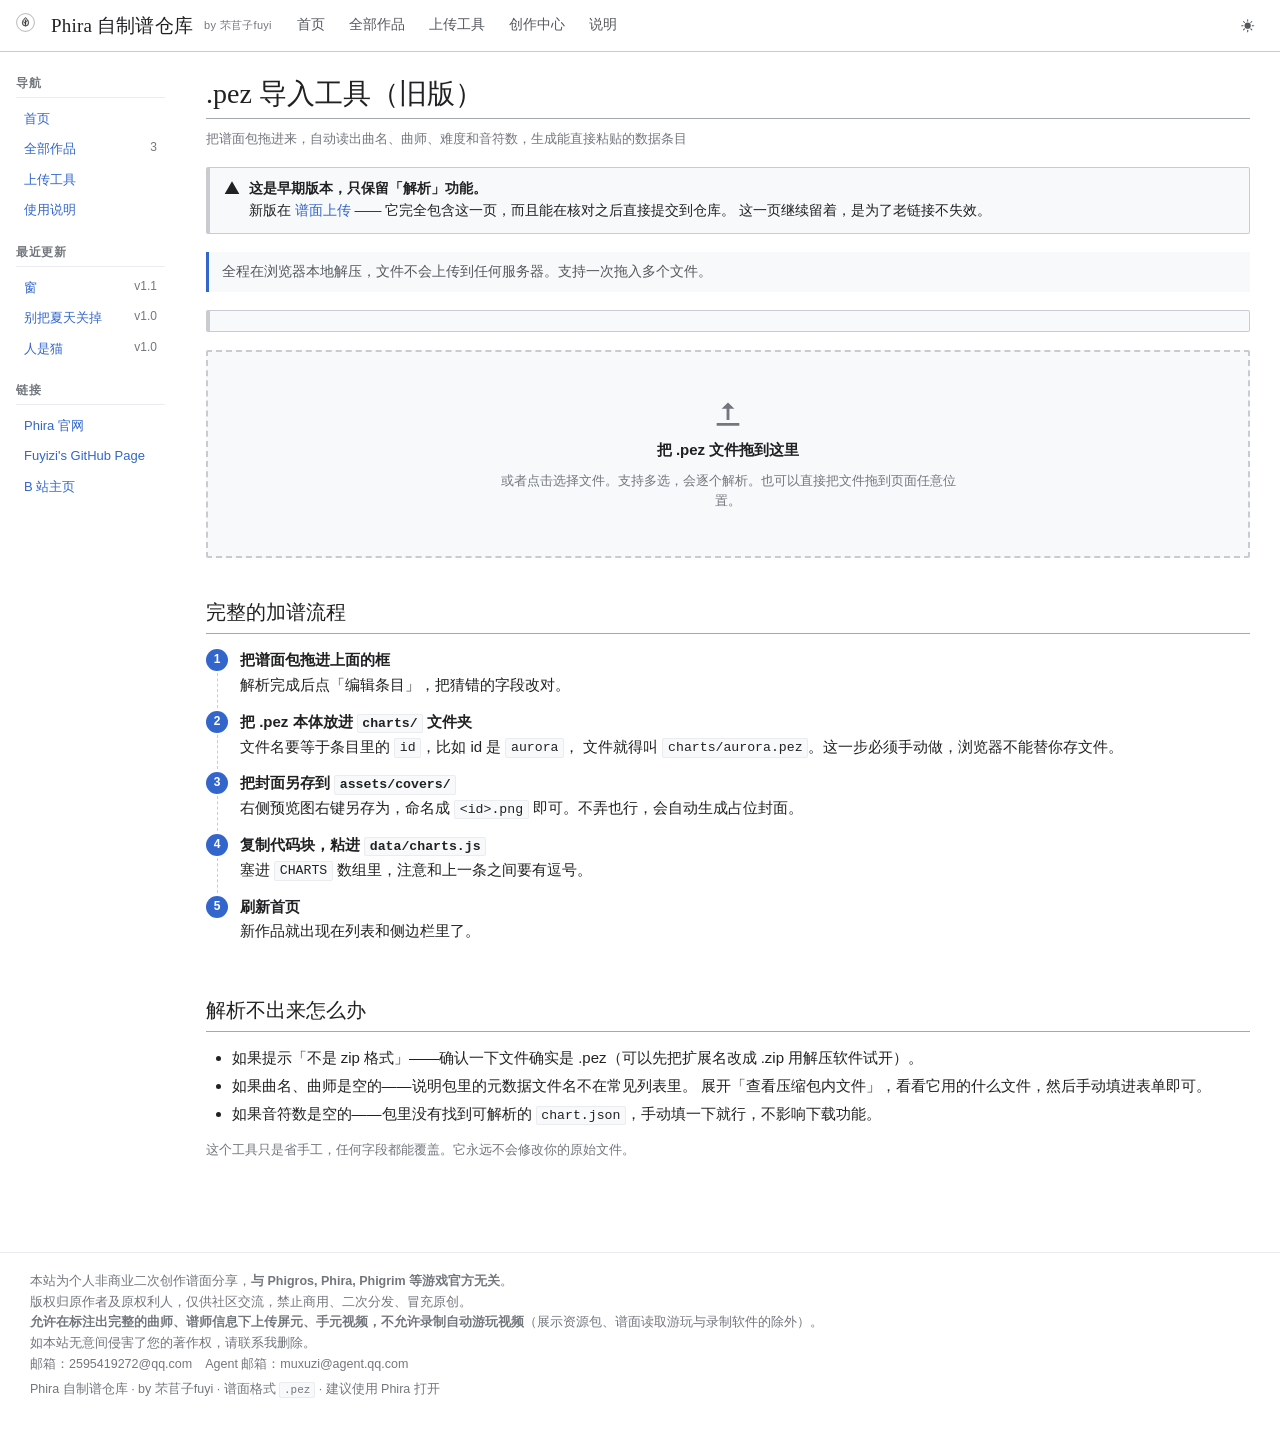
<file: import.html>
<!DOCTYPE html>
<!-- 本网页已弃用，仅作留档 -->
<html lang="zh-CN">
<head>
<meta charset="utf-8">
<meta name="viewport" content="width=device-width, initial-scale=1">
<title>导入工具（旧版）</title>
<link rel="icon" href="assets/favicon.svg" type="image/svg+xml">
<link rel="stylesheet" href="assets/css/wiki.css">
<script>/* 在样式生效前先定好主题，避免深色模式下刷新闪白 */
(function(){try{var t=localStorage.getItem("pez-theme");
if(!t||t==="auto"){t=(window.matchMedia&&window.matchMedia("(prefers-color-scheme: dark)").matches)?"dark":"light";}
document.documentElement.setAttribute("data-theme",t);}catch(e){}})();</script>
</head>
<body>

<header id="header-mount" class="site-header"></header>

<div class="layout no-rail">
  <aside id="sidebar-mount" class="sidebar"></aside>

  <main class="content">
    <h1 class="page-title">.pez 导入工具（旧版）</h1>
    <p class="page-sub">把谱面包拖进来，自动读出曲名、曲师、难度和音符数，生成能直接粘贴的数据条目</p>

    <div class="notice">
      <svg viewBox="0 0 24 24" aria-hidden="true"><path d="M12 2 1 21h22L12 2zm1 14h-2v2h2v-2zm0-7h-2v5h2V9z"/></svg>
      <div><b>这是早期版本，只保留「解析」功能。</b><br>
      新版在 <a href="upload">谱面上传</a> —— 它完全包含这一页，而且能在核对之后直接提交到仓库。
      这一页继续留着，是为了老链接不失效。</div>
    </div>

    <div class="hint">
      全程在浏览器本地解压，文件不会上传到任何服务器。支持一次拖入多个文件。
    </div>

    <div id="jszip-warn" class="notice" hidden></div>

    <div id="dropzone" class="dropzone" role="button" tabindex="0" aria-label="拖入或点击选择 .pez 文件">
      <svg viewBox="0 0 24 24" aria-hidden="true"><path d="M11 17h2V9h3.5L12 4.5 7.5 9H11v8zM4 19h16v2H4z"/></svg>
      <span class="dz-title">把 .pez 文件拖到这里</span>
      <span class="dz-sub">或者点击选择文件。支持多选，会逐个解析。也可以直接把文件拖到页面任意位置。</span>
      <input id="file-input" type="file" accept=".pez,.zip" multiple hidden>
    </div>

    <div id="file-list"></div>
    <div id="editor-mount"></div>
    <div id="batch-mount"></div>

    <h2 class="section" id="flow">完整的加谱流程</h2>
    <ol class="steps">
      <li><b>把谱面包拖进上面的框</b><br>解析完成后点「编辑条目」，把猜错的字段改对。</li>
      <li><b>把 .pez 本体放进 <code>charts/</code> 文件夹</b><br>
        文件名要等于条目里的 <code>id</code>，比如 id 是 <code>aurora</code>，
        文件就得叫 <code>charts/aurora.pez</code>。这一步必须手动做，浏览器不能替你存文件。</li>
      <li><b>把封面另存到 <code>assets/covers/</code></b><br>
        右侧预览图右键另存为，命名成 <code>&lt;id&gt;.png</code> 即可。不弄也行，会自动生成占位封面。</li>
      <li><b>复制代码块，粘进 <code>data/charts.js</code></b><br>
        塞进 <code>CHARTS</code> 数组里，注意和上一条之间要有逗号。</li>
      <li><b>刷新首页</b><br>新作品就出现在列表和侧边栏里了。</li>
    </ol>

    <h2 class="section" id="faq">解析不出来怎么办</h2>
    <div class="article">
      <ul>
        <li>如果提示「不是 zip 格式」——确认一下文件确实是 .pez（可以先把扩展名改成 .zip 用解压软件试开）。</li>
        <li>如果曲名、曲师是空的——说明包里的元数据文件名不在常见列表里。
          展开「查看压缩包内文件」，看看它用的什么文件，然后手动填进表单即可。</li>
        <li>如果音符数是空的——包里没有找到可解析的 <code>chart.json</code>，手动填一下就行，不影响下载功能。</li>
      </ul>
      <p class="muted" style="font-size:12.5px">这个工具只是省手工，任何字段都能覆盖。它永远不会修改你的原始文件。</p>
    </div>
  </main>
</div>

<footer id="footer-mount" class="site-footer"></footer>

<script>
/* 数据文件每次都拿最新的：
   GitHub Pages 会给 data/charts.js 设 Cache-Control: max-age=600（10 分钟），
   而「检测到更新就刷新首页」要靠它 —— 加时间戳才能绕开这份缓存。
   ⚠️ 时间戳必须**每次加载都不一样**：原来用的是「每分钟一个版本号」，
   结果自动刷新那一刻若还没跨分钟，reload 会命中浏览器缓存（max-age=600），
   刷了还是旧内容、而且之后不会再重试 —— 表现就是「传完谱刷新没生效」。
   代价是每次访问都要重新下这个小文件（约 11KB），可以接受。
   必须同步执行（后面的脚本都依赖 window.CHARTS），所以用 document.write。
   file:// 下不能带查询参数（会找不到文件），所以按协议判断。 */
(function () {
  var q = location.protocol === "file:" ? "" : "?t=" + Date.now();
  document.write('<script src="data/charts.js' + q + '"><\/script>');
})();
</script>
<script src="assets/js/common.js"></script>
<script src="vendor/jszip.min.js"></script>
<script src="assets/js/importer.js"></script>
</body>
</html>
</file>
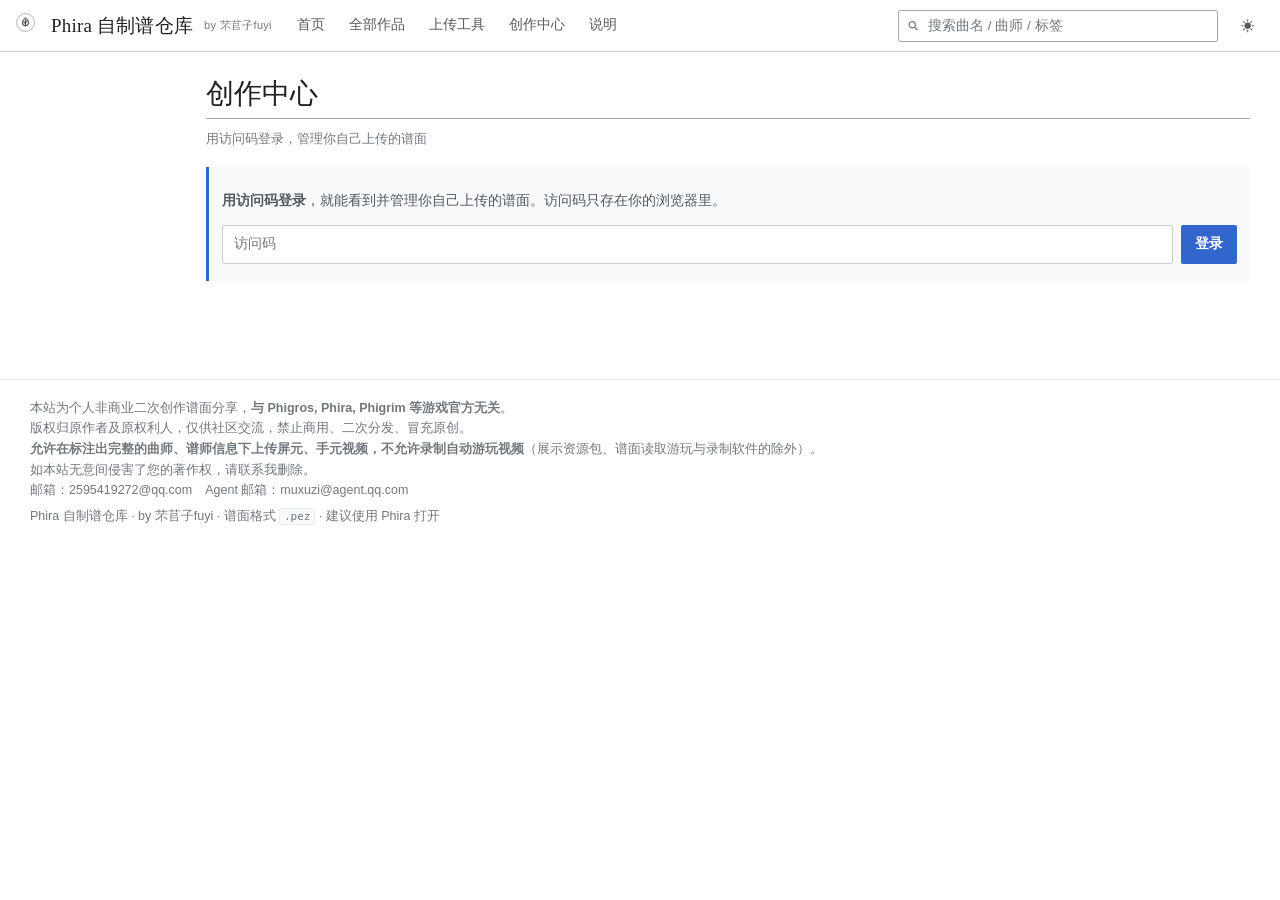
<file: studio.html>
<!DOCTYPE html>
<html lang="zh-CN">
<head>
<meta charset="utf-8">
<meta name="viewport" content="width=device-width, initial-scale=1">
<title>创作中心</title>
<link rel="icon" href="assets/favicon.svg" type="image/svg+xml">
<link rel="stylesheet" href="assets/css/wiki.css">
<script>/* 在样式生效前先定好主题，避免深色模式下刷新闪白 */
(function(){try{var t=localStorage.getItem("pez-theme");
if(!t||t==="auto"){t=(window.matchMedia&&window.matchMedia("(prefers-color-scheme: dark)").matches)?"dark":"light";}
document.documentElement.setAttribute("data-theme",t);}catch(e){}})();</script>
</head>
<body>

<header id="header-mount" class="site-header"></header>

<div class="layout no-rail">
  <aside id="sidebar-mount" class="sidebar"></aside>

  <main class="content">
    <h1 class="page-title">创作中心</h1>
    <p class="page-sub">用访问码登录，管理你自己上传的谱面</p>

    <div id="login-mount"></div>
    <div id="status-mount"></div>
    <div id="list-mount"></div>
    <div id="edit-mount"></div>
  </main>
</div>

<footer id="footer-mount" class="site-footer"></footer>

<script>
/* 数据文件每次都拿最新的：
   GitHub Pages 会给 data/charts.js 设 Cache-Control: max-age=600（10 分钟），
   而「检测到更新就刷新首页」要靠它 —— 加时间戳才能绕开这份缓存。
   ⚠️ 时间戳必须**每次加载都不一样**：原来用的是「每分钟一个版本号」，
   结果自动刷新那一刻若还没跨分钟，reload 会命中浏览器缓存（max-age=600），
   刷了还是旧内容、而且之后不会再重试 —— 表现就是「传完谱刷新没生效」。
   代价是每次访问都要重新下这个小文件（约 11KB），可以接受。
   必须同步执行（后面的脚本都依赖 window.CHARTS），所以用 document.write。
   file:// 下不能带查询参数（会找不到文件），所以按协议判断。 */
(function () {
  var q = location.protocol === "file:" ? "" : "?t=" + Date.now();
  document.write('<script src="data/charts.js' + q + '"><\/script>');
})();
</script>
<script src="assets/js/common.js"></script>
<!-- 重传 .pez 要解包 + 读 info.txt + 统计音符/判定线，复用上传页那个解析器。
     importer.js 在找不到 #dropzone 时会自动「只当库用」、不碰页面（见它的 boot()）。 -->
<script src="vendor/jszip.min.js"></script>
<script src="assets/js/importer.js"></script>
<script src="assets/js/studio.js"></script>
</body>
</html>
</file>
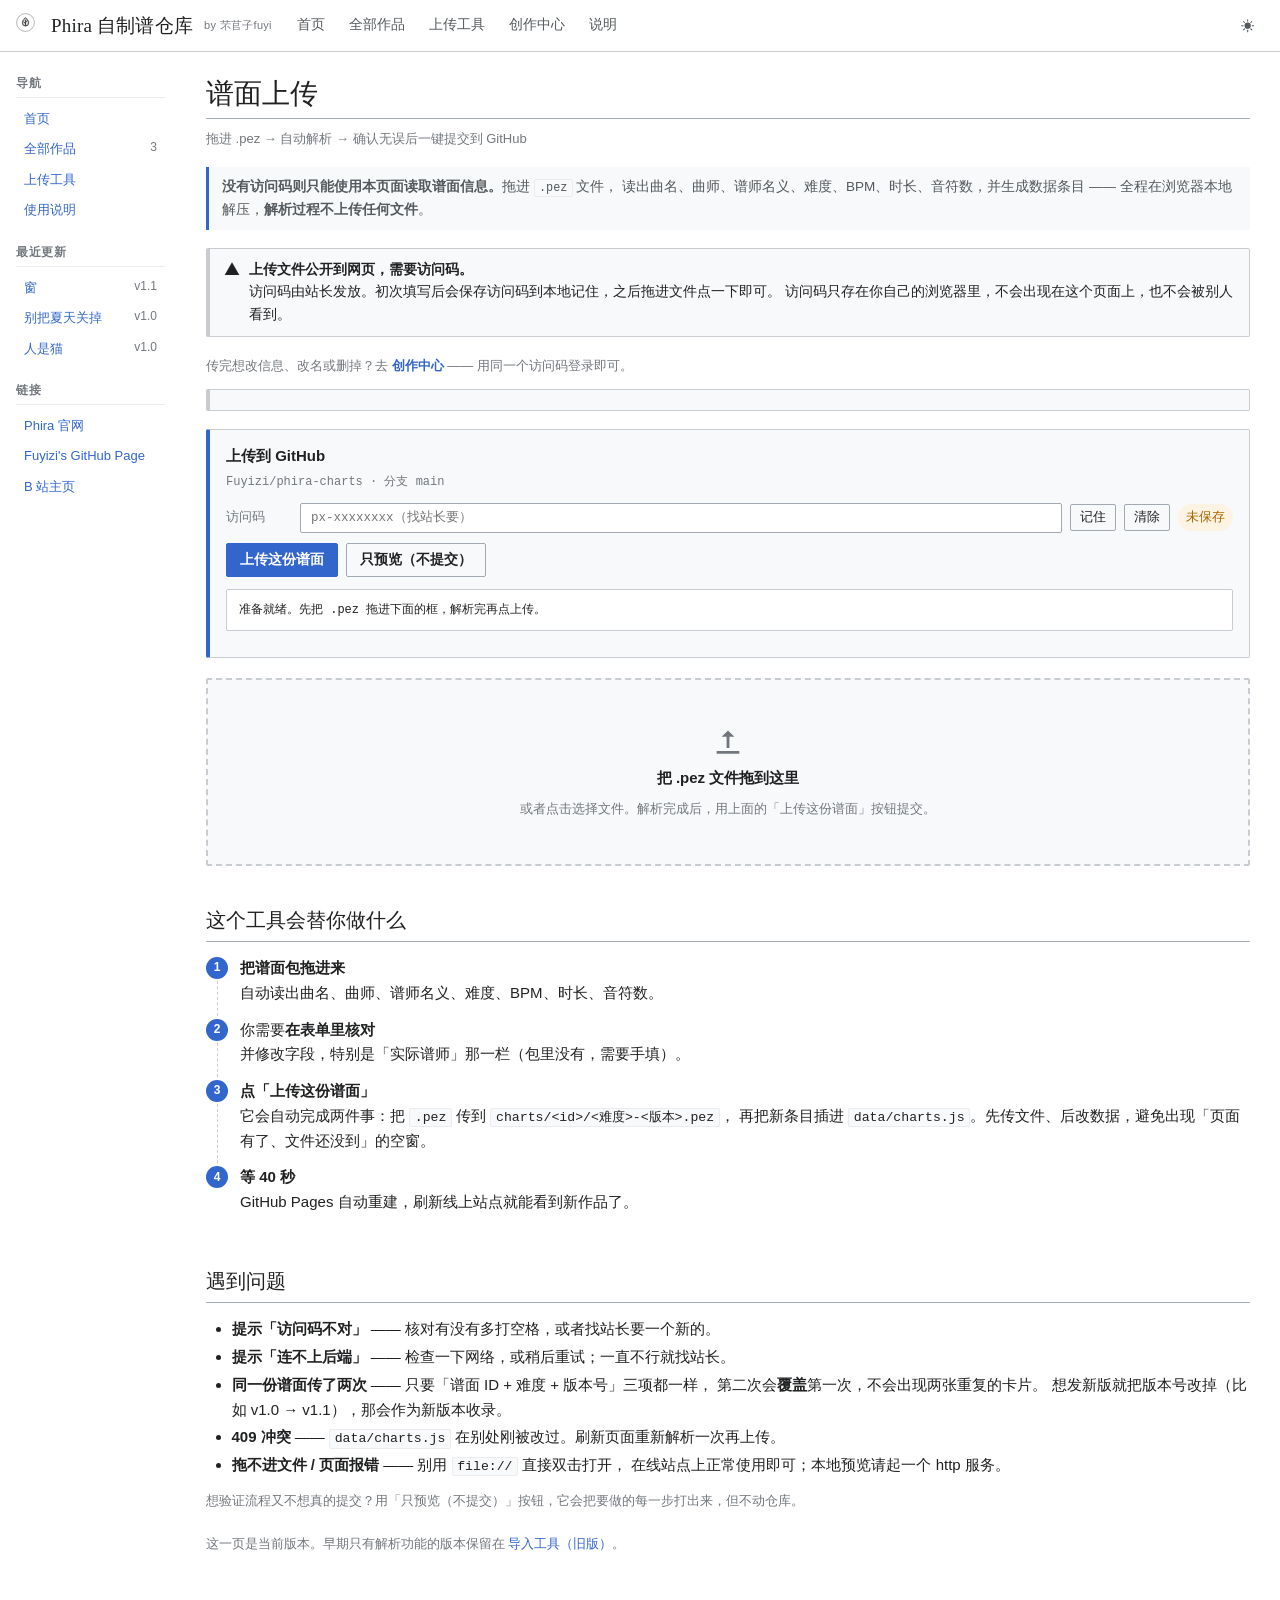
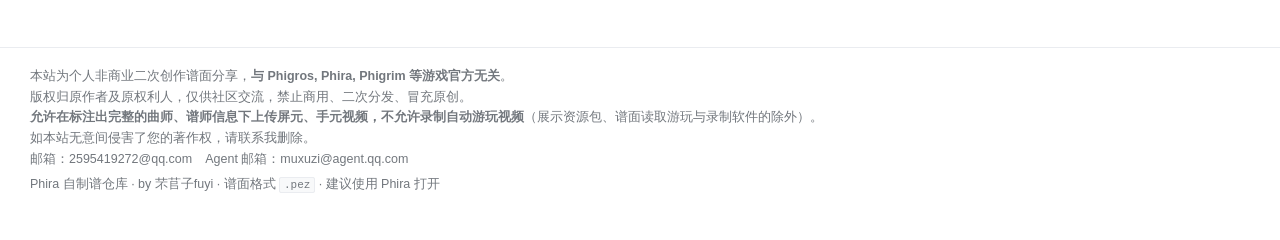
<file: upload.html>
<!DOCTYPE html>
<html lang="zh-CN">
<head>
<meta charset="utf-8">
<meta name="viewport" content="width=device-width, initial-scale=1">
<title>谱面上传</title>
<link rel="icon" href="assets/favicon.svg" type="image/svg+xml">
<link rel="stylesheet" href="assets/css/wiki.css">
<script>/* 在样式生效前先定好主题，避免深色模式下刷新闪白 */
(function(){try{var t=localStorage.getItem("pez-theme");
if(!t||t==="auto"){t=(window.matchMedia&&window.matchMedia("(prefers-color-scheme: dark)").matches)?"dark":"light";}
document.documentElement.setAttribute("data-theme",t);}catch(e){}})();</script>
</head>
<body>

<header id="header-mount" class="site-header"></header>

<div class="layout no-rail">
  <aside id="sidebar-mount" class="sidebar"></aside>

  <main class="content">
    <h1 class="page-title">谱面上传</h1>
    <p class="page-sub">拖进 .pez → 自动解析 → 确认无误后一键提交到 GitHub</p>

    <div class="hint">
      <b>没有访问码则只能使用本页面读取谱面信息。</b>拖进 <code>.pez</code> 文件，
      读出曲名、曲师、谱师名义、难度、BPM、时长、音符数，并生成数据条目 ——
      全程在浏览器本地解压，<b>解析过程不上传任何文件</b>。
    </div>

    <div class="notice">
      <svg viewBox="0 0 24 24" aria-hidden="true"><path d="M12 2 1 21h22L12 2zm1 14h-2v2h2v-2zm0-7h-2v5h2V9z"/></svg>
      <div><b>上传文件公开到网页，需要访问码。</b><br>
      访问码由站长发放。初次填写后会保存访问码到本地记住，之后拖进文件点一下即可。
      访问码只存在你自己的浏览器里，不会出现在这个页面上，也不会被别人看到。</div>
    </div>

    <p class="muted" style="font-size:13px">
      传完想改信息、改名或删掉？去 <a href="studio"><b>创作中心</b></a> —— 用同一个访问码登录即可。
    </p>

    <div id="jszip-warn" class="notice" hidden></div>

    <div id="dropzone" class="dropzone" role="button" tabindex="0" aria-label="拖入或点击选择 .pez 文件">
      <svg viewBox="0 0 24 24" aria-hidden="true"><path d="M11 17h2V9h3.5L12 4.5 7.5 9H11v8zM4 19h16v2H4z"/></svg>
      <span class="dz-title">把 .pez 文件拖到这里</span>
      <span class="dz-sub">或者点击选择文件。解析完成后，用上面的「上传这份谱面」按钮提交。</span>
      <input id="file-input" type="file" accept=".pez,.zip" multiple hidden>
    </div>

    <div id="file-list"></div>
    <div id="editor-mount"></div>
    <div id="batch-mount"></div>

    <h2 class="section" id="flow">这个工具会替你做什么</h2>
    <ol class="steps">
      <li><b>把谱面包拖进来</b><br>自动读出曲名、曲师、谱师名义、难度、BPM、时长、音符数。</li>
      <li>你需要<b>在表单里核对</b><br>并修改字段，特别是「实际谱师」那一栏（包里没有，需要手填）。</li>
      <li><b>点「上传这份谱面」</b><br>
        它会自动完成两件事：把 <code>.pez</code> 传到 <code>charts/&lt;id&gt;/&lt;难度&gt;-&lt;版本&gt;.pez</code>，
        再把新条目插进 <code>data/charts.js</code>。先传文件、后改数据，避免出现「页面有了、文件还没到」的空窗。</li>
      <li><b>等 40 秒</b><br>GitHub Pages 自动重建，刷新线上站点就能看到新作品了。</li>
    </ol>

    <h2 class="section" id="faq">遇到问题</h2>
    <div class="article">
      <ul>
        <li><b>提示「访问码不对」</b> —— 核对有没有多打空格，或者找站长要一个新的。</li>
        <li><b>提示「连不上后端」</b> —— 检查一下网络，或稍后重试；一直不行就找站长。</li>
        <li><b>同一份谱面传了两次</b> —— 只要「谱面 ID + 难度 + 版本号」三项都一样，
          第二次会<b>覆盖</b>第一次，不会出现两张重复的卡片。
          想发新版就把版本号改掉（比如 v1.0 → v1.1），那会作为新版本收录。</li>
        <li><b>409 冲突</b> —— <code>data/charts.js</code> 在别处刚被改过。刷新页面重新解析一次再上传。</li>
        <li><b>拖不进文件 / 页面报错</b> —— 别用 <code>file://</code> 直接双击打开，
          在线站点上正常使用即可；本地预览请起一个 http 服务。</li>
      </ul>
      <p class="muted" style="font-size:12.5px">
        想验证流程又不想真的提交？用「只预览（不提交）」按钮，它会把要做的每一步打出来，但不动仓库。
      </p>
    </div>

    <p class="muted" style="font-size:12.5px;margin-top:22px">
      这一页是当前版本。早期只有解析功能的版本保留在
      <a href="import">导入工具（旧版）</a>。
    </p>
  </main>
</div>

<footer id="footer-mount" class="site-footer"></footer>

<script>
/* 数据文件每次都拿最新的：
   GitHub Pages 会给 data/charts.js 设 Cache-Control: max-age=600（10 分钟），
   而「检测到更新就刷新首页」要靠它 —— 加时间戳才能绕开这份缓存。
   ⚠️ 时间戳必须**每次加载都不一样**：原来用的是「每分钟一个版本号」，
   结果自动刷新那一刻若还没跨分钟，reload 会命中浏览器缓存（max-age=600），
   刷了还是旧内容、而且之后不会再重试 —— 表现就是「传完谱刷新没生效」。
   代价是每次访问都要重新下这个小文件（约 11KB），可以接受。
   必须同步执行（后面的脚本都依赖 window.CHARTS），所以用 document.write。
   file:// 下不能带查询参数（会找不到文件），所以按协议判断。 */
(function () {
  var q = location.protocol === "file:" ? "" : "?t=" + Date.now();
  document.write('<script src="data/charts.js' + q + '"><\/script>');
})();
</script>
<script src="assets/js/common.js"></script>
<script src="vendor/jszip.min.js"></script>
<script src="assets/js/importer.js"></script>
<script src="assets/js/uploader.js"></script>
</body>
</html>
</file>
<file: assets/css/wiki.css>
/* ============================================================================
 *  assets/css/wiki.css  ——  MediaWiki / 维基百科风格排版
 *  ---------------------------------------------------------------------------
 *  设计取向：内容优先、留白克制、层级靠细线而不是靠阴影。
 *  色彩取自 Wikipedia Vector 2022 的观感，仅作风格参考，未使用其任何资源。
 * ==========================================================================*/

/* ============================================================================
 *  ★★★ 设计变量（Design Tokens）★★★
 *  ---------------------------------------------------------------------------
 *  自己用 Illustrator 排版时，改这一块就够了 —— 不用往下翻具体规则。
 *  这里只放尺寸/形状/间距，颜色在下面的「变量」区块里。
 * ==========================================================================*/
:root {
  /* —— 卡片 —— */
  --card-min:          156px;   /* 卡片最小宽度，决定一排放几张 */
  --card-thumb-ratio:  1 / 1;   /* 封面比例。想做成 B 站那种横图 → 16 / 9 */
  --card-gap:          14px;
  --card-radius:       6px;
  --card-shadow:       none;                       /* 静止时的投影，追求扁平就留 none */
  --card-shadow-hover: 0 6px 18px rgba(0, 0, 0, .14);
  /* ---- 卡片底色 = 一道跟着鼠标走的光斑（无边框）----
     两端差异刻意做小：光标处最浅，往外渐深。深色 / 浅色模式都是「由浅变深」。 */
  --card-bg:           #f3f4f6;   /* 离光标远的那一端（深一点） */
  --card-bg-hi:        #ffffff;   /* 光标处那一端（浅一点） */
  --card-glow-r:       560px;     /* 光斑半径：越大，光斑能「照到」的卡片越多 */
  --card-pad:          9px;       /* 卡片内边距：内容不贴卡片边缘 */

  /* —— 骨架尺寸 —— */
  --header-height:     52px;    /* 顶栏高度 */
  --sidebar-width:     176px;   /* 左侧导航宽度 */
  --rail-width:        300px;   /* 详情页右侧信息框栏宽度 */
  --content-max:       1560px;  /* 整页最大宽度 */
  --content-pad:       30px;    /* 主内容左右内边距 */
  --banner-height:     180px;   /* 顶部横幅高度（有图时才显示） */

  /* —— 文字与圆角 —— */
  --fz-base:           15px;    /* 正文基准字号 */
  --fz-card-title:     13.5px;  /* 卡片标题字号 */
  --fz-card-meta:      11px;    /* 卡片下方小字 */
  --radius-pill:       999px;   /* 药丸形（标签、难度徽章）圆角 */
  --section-line:      1px solid var(--border);

  /* —— 插槽（由 data/charts.js 的 SITE.design 自动写入，一般不用手改）—— */
  --page-bg-image:     none;    /* 全站背景图 */
  --banner-image:      none;    /* 顶部横幅图 */
  /* --accent 故意不设默认值：留空时所有强调色回落到 --link */
}

/* ============================================================================
 *  变量（颜色）
 * ==========================================================================*/
:root {
  /* 表面 */
  --bg:            #ffffff;
  --bg-sub:        #f8f9fa;   /* 表格头、信息框底色 */
  --bg-sub-2:      #eaecf0;   /* 略深一档 */
  --bg-code:       #f8f9fa;

  /* 文字 */
  --text:          #202122;
  --text-sub:      #54595d;
  --text-mute:     #72777d;

  /* 线条：维基的骨架感全靠这一组灰 */
  --border:        #a2a9b1;
  --border-soft:   #c8ccd1;
  --line:          #eaecf0;

  /* 链接 */
  --link:          #3366cc;
  --link-visited:  #6b4ba1;
  --link-hover:    #447ff5;
  --link-new:      #d33a3a;

  /* 语意色 */
  --ok:            #14866d;
  --ok-bg:         #e6f5f1;
  --warn:          #ac6600;
  --warn-bg:       #fdf3e2;
  --err:           #b32424;
  --err-bg:        #fdeaea;

  /* 难度徽章 */
  --lv-AT:         #8b3ee6;
  --lv-IN:         #d33a3a;
  --lv-HD:         #14866d;
  --lv-EZ:         #3366cc;
  --lv-default:    #54595d;

  --radius:        2px;
  --shadow-pop:    0 2px 8px rgba(0, 0, 0, .14);

  /* ---- 动效参数（一套走遍全站，别再一处一个值）----
     参考 misayos.xyz/only-shadow 的做法。两条铁律：
       ① 只做**一次性入场**，绝不 infinite 循环（主人 2026-10-17 明确否掉「一直飘」）
       ② 所有「初始隐藏」的样式都挂在 .motion-ready 作用域下（该类由 JS 加），
          这样没 JS / 动画没跑起来时内容依然可见，不会整屏空白 */
  --motion-ease:   cubic-bezier(.2, .7, .2, 1);
  --motion-fast:   180ms;
  --motion-medium: 300ms;
  --motion-slow:   650ms;
  --reveal-delay:  0ms;   /* 错位用：由 JS / 行内样式给每个元素一个递增的值 */
  --rise-delay:    0ms;   /* 卡片错位用：由 home.js 按序号写进每张卡 */

  --font-sans: "Inter", "Segoe UI", -apple-system, BlinkMacSystemFont,
               "PingFang SC", "Hiragino Sans GB", "Microsoft YaHei",
               "Noto Sans SC", "Source Han Sans SC", sans-serif;
  --font-serif: "Linux Libertine", "Georgia", "Times New Roman",
                "Songti SC", "SimSun", serif;
  --font-mono: "JetBrains Mono", "Cascadia Mono", Consolas,
               "SFMono-Regular", Menlo, monospace;
}

html[data-theme="dark"] {
  --bg:            #101418;
  --bg-sub:        #27292d;
  --bg-sub-2:      #33363b;
  --bg-code:       #23262a;

  /* 深色下同理：光标处稍亮，往外压暗（两端差异同样做小） */
  --card-bg:       #23262a;
  --card-bg-hi:    #34383e;

  --text:          #eaecf0;
  --text-sub:      #c8ccd1;
  --text-mute:     #a2a9b1;

  --border:        #54595d;
  --border-soft:   #43464a;
  --line:          #2e3236;

  --link:          #6e9bf5;
  --link-visited:  #b28ae8;
  --link-hover:    #9dbbf8;
  --link-new:      #ef8a8a;

  --ok:            #4ec9a0;
  --ok-bg:         #17352c;
  --warn:          #e2b053;
  --warn-bg:       #3a2f18;
  --err:           #ef8a8a;
  --err-bg:        #3a2020;

  --lv-AT:         #b388f0;
  --lv-IN:         #ef8a8a;
  --lv-HD:         #4ec9a0;
  --lv-EZ:         #8ab4f8;
  --lv-default:    #c8ccd1;

  --shadow-pop:    0 2px 10px rgba(0, 0, 0, .55);
}

/* ------------------------------------------------------------------ 基础 -- */
*, *::before, *::after { box-sizing: border-box; }

html { scroll-behavior: smooth; }

body {
  margin: 0;
  background-color: var(--bg);
  /* 底纹插槽：SITE.design.background 有值时自动生效 */
  background-image: var(--page-bg-image);
  background-attachment: fixed;
  background-size: cover;
  background-position: center top;
  color: var(--text);
  font-family: var(--font-sans);
  font-size: var(--fz-base);
  line-height: 1.65;
  -webkit-font-smoothing: antialiased;
  text-rendering: optimizeLegibility;
}

a { color: var(--link); text-decoration: none; }
a:hover { color: var(--link-hover); text-decoration: underline; }
a:visited { color: var(--link-visited); }
a.new { color: var(--link-new); }

img { max-width: 100%; }

hr {
  border: 0;
  border-top: 1px solid var(--line);
  margin: 1.4em 0;
}

code, kbd, .mono {
  font-family: var(--font-mono);
  font-size: .88em;
  background: var(--bg-code);
  border: 1px solid var(--line);
  border-radius: var(--radius);
  padding: .1em .35em;
}

kbd { border-bottom-width: 2px; }

::selection { background: #cfe2ff; color: #202122; }
html[data-theme="dark"] ::selection { background: #3a4a6b; color: #fff; }

/* --------------------------------------------------------------- 顶栏 -- */
.site-header {
  position: sticky;
  top: 0;
  z-index: 50;
  display: flex;
  align-items: center;
  gap: 14px;
  height: 52px;
  padding: 0 16px;
  background: var(--bg);
  border-bottom: 1px solid var(--border-soft);
}

.brand {
  display: flex;
  align-items: center;
  gap: 9px;
  flex: none;
  color: var(--text);
  font-family: var(--font-serif);
  font-size: 19px;
  letter-spacing: .2px;
  white-space: nowrap;
}
.brand:hover { text-decoration: none; color: var(--text); }
/* 顶栏站名。SITE.brandLines 可以让它拆成多行 —— 但只有窄屏才真的分行，
   宽屏把各行拼在一起显示（行内元素挨着，等于原来的整名）。 */
.brand-title, .brand-line, .brand-name { display: inline; }
.brand .brand-mark {
  width: 26px; height: 26px;
  flex: none;
  display: block;
}
/* Logo 插槽：内置 SVG 与自定义图片都撑满槽位 */
.brand-mark svg, .brand-mark img { width: 100%; height: 100%; display: block; }
.brand-mark img { object-fit: contain; }
.brand .brand-sub {
  font-family: var(--font-sans);
  font-size: 11px;
  color: var(--text-mute);
  letter-spacing: .3px;
  margin-left: 2px;
}

.header-nav { display: flex; gap: 2px; flex: none; }

.header-nav a {
  padding: 5px 11px;
  border-radius: var(--radius);
  font-size: 13.5px;
  color: var(--text-sub);
}
.header-nav a:hover { background: var(--bg-sub-2); color: var(--text); text-decoration: none; }
.header-nav a[aria-current="page"] {
  color: var(--text);
  font-weight: 600;
  box-shadow: inset 0 -2px 0 var(--link);
}

.header-spacer { flex: 1 1 auto; }

/* 搜索框：维基那种「左侧放大镜」的窄条 */
.search-box {
  position: relative;
  flex: 0 1 320px;
  min-width: 120px;
}
.search-box svg {
  position: absolute; left: 8px; top: 50%;
  transform: translateY(-50%);
  width: 15px; height: 15px;
  fill: var(--text-mute);
  pointer-events: none;
}
.search-box input {
  width: 100%;
  height: 32px;
  padding: 0 10px 0 29px;
  font: inherit;
  font-size: 13.5px;
  color: var(--text);
  background: var(--bg);
  border: 1px solid var(--border);
  border-radius: var(--radius);
}
.search-box input:focus {
  outline: 2px solid var(--link);
  outline-offset: -1px;
  border-color: var(--link);
}
.search-box input::placeholder { color: var(--text-mute); }

.icon-btn {
  flex: none;
  width: 32px; height: 32px;
  display: inline-flex; align-items: center; justify-content: center;
  background: transparent;
  border: 1px solid transparent;
  border-radius: var(--radius);
  color: var(--text-sub);
  cursor: pointer;
  padding: 0;
}
.icon-btn:hover { background: var(--bg-sub-2); color: var(--text); }
.icon-btn svg { width: 17px; height: 17px; fill: currentColor; }
.icon-btn:focus-visible { outline: 2px solid var(--link); outline-offset: 1px; }

/* --------------------------------------------------------------- 布局 -- */
.layout {
  display: grid;
  grid-template-columns: 176px minmax(0, 1fr) 300px;
  gap: 0;
  max-width: 1560px;
  margin: 0 auto;
}
.layout.no-rail { grid-template-columns: 176px minmax(0, 1fr); }

/* 左侧导航 */
.sidebar {
  padding: 22px 10px 40px 16px;
  font-size: 13px;
  border-right: 1px solid transparent;
}
.sidebar h4 {
  margin: 18px 0 6px;
  padding-bottom: 4px;
  font-size: 11.5px;
  font-weight: 600;
  letter-spacing: .6px;
  color: var(--text-mute);
  text-transform: uppercase;
  border-bottom: 1px solid var(--line);
}
.sidebar h4:first-child { margin-top: 0; }
.sidebar ul { list-style: none; margin: 0; padding: 0; }
.sidebar li { margin: 1px 0; }
.sidebar li a {
  display: block;
  padding: 4px 8px;
  border-radius: var(--radius);
  color: var(--link);
}
.sidebar li a:hover { background: var(--bg-sub-2); text-decoration: none; }
.sidebar li a[aria-current="page"] { font-weight: 600; color: var(--text); background: var(--bg-sub-2); }
.sidebar .count {
  float: right;
  color: var(--text-mute);
  font-size: 12px;
  font-variant-numeric: tabular-nums;
}
.sidebar li a.more-link { color: var(--text-mute); font-size: 12px; }

/* 主内容 */
.content {
  min-width: 0;
  padding: 24px 30px 80px;
}
.content.narrow { max-width: 900px; }

/* 右侧栏（详情页信息框 / 列表页统计） */
.rail {
  padding: 24px 24px 60px 10px;
  border-left: 1px solid var(--line);
  font-size: 13px;
}

/* ------------------------------------------------------------ 文字排版 -- */
h1.page-title {
  margin: 0 0 .35em;
  padding-bottom: .25em;
  font-family: var(--font-serif);
  font-size: 28px;
  font-weight: 400;
  line-height: 1.25;
  border-bottom: 1px solid var(--border);
}

.page-sub {
  margin: -.1em 0 1.4em;
  color: var(--text-mute);
  font-size: 13px;
}

/* 面包屑：和副标题分开写，别共用 class（免得选择器抓错元素） */
.crumbs {
  margin: 0 0 10px;
  font-size: 12.5px;
  color: var(--text-mute);
}

h2.section {
  display: flex;
  align-items: center;
  gap: 8px;
  margin: 1.9em 0 .7em;
  padding-bottom: .22em;
  font-size: 20px;
  font-weight: 400;
  border-bottom: 1px solid var(--border);
}
h2.section .anchor {
  font-size: 13px;
  color: var(--text-mute);
  opacity: 0;
  transition: opacity .15s;
}
h2.section:hover .anchor { opacity: 1; }

h3 { font-size: 16px; margin: 1.5em 0 .5em; }

.article p { margin: 0 0 .9em; }
.article ul, .article ol { margin: 0 0 .9em; padding-left: 1.7em; }
.article li { margin: .2em 0; }

.lead {
  color: var(--text-sub);
  font-size: 15px;
}

/* 首字下沉式的「导语」条 */
/* ⚠️ 内联图标兜底 —— 别删！
   <svg viewBox="0 0 24 24"> 如果没写 width/height，浏览器会把它当成
   width:100% 的替换元素，直接撑满整个正文宽度，变成一张"占满屏幕的大图标"。
   （详情页那行提示里的下载图标就这么翻过车。）
   这里给所有没显式指定宽度的 svg 一个 1em 默认值兜住。
   具体规则（.btn svg / .brand-mark svg 等）优先级更高，不受影响。 */
svg:not([width]) { width: 1em; height: 1em; }

.hint {
  margin: 0 0 18px;
  padding: 9px 13px;
  background: var(--bg-sub);
  border-left: 3px solid var(--link);
  font-size: 13.5px;
  color: var(--text-sub);
}
.hint svg {
  width: 15px;
  height: 15px;
  fill: var(--link);
  vertical-align: -2px;
  margin-right: 3px;
}

/* ------------------------------------------------------------- 提示条 -- */
.notice {
  display: flex;
  align-items: flex-start;
  gap: 9px;
  margin: 0 0 18px;
  padding: 10px 14px;
  font-size: 13.5px;
  border: 1px solid var(--border-soft);
  border-left-width: 4px;
  border-radius: var(--radius);
  background: var(--bg-sub);
}
.notice svg { width: 16px; height: 16px; flex: none; margin-top: 2px; fill: currentColor; }
.notice.warn { border-left-color: var(--warn); background: var(--warn-bg); color: var(--warn); }
.notice.info { border-left-color: var(--link); }
.notice.ok   { border-left-color: var(--ok);  background: var(--ok-bg);  color: var(--ok); }
.notice .notice-close {
  margin-left: auto;
  background: none; border: 0; cursor: pointer;
  color: inherit; opacity: .55; font-size: 16px; line-height: 1; padding: 0 2px;
}
.notice .notice-close:hover { opacity: 1; }

/* 表格容器：列多的时候可以横向滚，不撑破布局 */
.table-wrap { width: 100%; overflow-x: auto; margin: 0 0 18px; }
.table-wrap .wikitable { margin-bottom: 0; }

/* ------------------------------------------------------ 表格 wikitable -- */
.wikitable {
  width: 100%;
  border-collapse: collapse;
  margin: 0 0 18px;
  font-size: 13.5px;
  background: var(--bg);
}
.wikitable th, .wikitable td {
  padding: 7px 10px;
  border: 1px solid var(--border-soft);
  text-align: left;
  vertical-align: middle;
}
.wikitable thead th {
  background: var(--bg-sub-2);
  font-weight: 600;
  white-space: nowrap;
}
.wikitable tbody tr:nth-child(even) { background: var(--bg-sub); }
.wikitable tbody tr:hover { background: var(--bg-sub-2); }
.wikitable td.num { text-align: right; font-variant-numeric: tabular-nums; white-space: nowrap; }
.wikitable td.actions { white-space: nowrap; text-align: right; }

/* 可排序表头 */
.wikitable th.sortable { cursor: pointer; user-select: none; padding-right: 22px; position: relative; }
.wikitable th.sortable::after {
  content: "";
  position: absolute; right: 7px; top: 50%;
  margin-top: -3px;
  border: 4px solid transparent;
  border-top-color: var(--text-mute);
  opacity: .35;
}
.wikitable th.sortable:hover { background: var(--bg-sub); }
.wikitable th.sortable[data-dir="asc"]::after {
  border-top-color: transparent;
  border-bottom-color: var(--text);
  margin-top: -6px;
  opacity: .9;
}
.wikitable th.sortable[data-dir="desc"]::after { border-top-color: var(--text); opacity: .9; }

/* 表格里的曲目单元格 */
.track-cell { display: flex; align-items: center; gap: 10px; min-width: 190px; }
.track-cell .thumb {
  width: 38px; height: 38px;
  flex: none;
  object-fit: cover;
  border: 1px solid var(--border-soft);
  border-radius: var(--radius);
  background: var(--bg-sub);
}
.track-cell .t-main { min-width: 0; }
.track-cell .t-title {
  display: block;
  font-weight: 600;
  font-size: 13.5px;
  line-height: 1.35;
  overflow: hidden;
  text-overflow: ellipsis;
  white-space: nowrap;
}
.track-cell .t-sub {
  display: block;
  font-size: 11.5px;
  color: var(--text-mute);
  overflow: hidden;
  text-overflow: ellipsis;
  white-space: nowrap;
}

/* ---------------------------------------------------------- 难度徽章 -- */
.level {
  display: inline-flex;
  align-items: baseline;
  gap: 4px;
  margin: 0 3px 0 0;
  padding: 1px 7px;
  font-size: 12px;
  font-weight: 600;
  line-height: 1.55;
  color: #fff;
  background: var(--lv-default);
  border-radius: 999px;
  white-space: nowrap;
}
.level .lv-num { font-weight: 400; opacity: .92; }
.level.AT { background: var(--lv-AT); }
.level.IN { background: var(--lv-IN); }
.level.HD { background: var(--lv-HD); }
.level.EZ { background: var(--lv-EZ); }

/* 标签 */
.tag {
  display: inline-block;
  margin: 2px 3px 2px 0;
  padding: 1px 8px;
  font-size: 11.5px;
  color: var(--text-sub);
  background: var(--bg-sub-2);
  border: 1px solid var(--border-soft);
  border-radius: 999px;
  white-space: nowrap;
}
a.tag:hover { background: var(--bg-sub); text-decoration: none; color: var(--text); }

.muted { color: var(--text-mute); }
.nowrap { white-space: nowrap; }

/* ---------------------------------------------------------- 按钮样式 -- */
.btn {
  display: inline-flex;
  align-items: center;
  gap: 6px;
  padding: 6px 13px;
  font: inherit;
  font-size: 13.5px;
  font-weight: 600;
  line-height: 1.5;
  color: var(--text);
  background: var(--bg-sub);
  border: 1px solid var(--border);
  border-radius: var(--radius);
  cursor: pointer;
  white-space: nowrap;
  transition: background .12s, border-color .12s;
}
.btn:hover { background: var(--bg-sub-2); color: var(--text); text-decoration: none; }
.btn:focus-visible { outline: 2px solid var(--link); outline-offset: 1px; }
.btn svg { width: 15px; height: 15px; fill: currentColor; flex: none; }

.btn.primary {
  color: #fff;
  background: var(--accent, var(--link));
  border-color: var(--accent, var(--link));
}
.btn.primary:hover {
  background: var(--accent, var(--link-hover));
  border-color: var(--accent, var(--link-hover));
  filter: brightness(1.08);
}

.btn.ghost { background: transparent; }
.btn.ghost:hover { background: var(--bg-sub-2); }

.btn.sm { padding: 3px 9px; font-size: 12.5px; font-weight: 500; }
.btn.lg { padding: 9px 20px; font-size: 15px; }
.btn[disabled], .btn.is-disabled {
  opacity: .5;
  cursor: not-allowed;
  pointer-events: none;
}

.btn-row { display: flex; flex-wrap: wrap; gap: 8px; align-items: center; }

/* --------------------------------------------------------- 工具条/筛选 -- */
.toolbar {
  display: flex;
  flex-wrap: wrap;
  align-items: center;
  gap: 10px;
  margin: 0 0 14px;
  padding: 10px 12px;
  background: var(--bg-sub);
  border: 1px solid var(--line);
  border-radius: var(--radius);
}
.toolbar .tb-label {
  font-size: 12px;
  font-weight: 600;
  color: var(--text-mute);
  letter-spacing: .4px;
  text-transform: uppercase;
}
.chips { display: flex; flex-wrap: wrap; gap: 5px; }
.chip {
  padding: 2px 10px;
  font-size: 12.5px;
  color: var(--text-sub);
  background: var(--bg);
  border: 1px solid var(--border-soft);
  border-radius: 999px;
  cursor: pointer;
  font-family: inherit;
}
.chip:hover { border-color: var(--border); color: var(--text); }
.chip[aria-pressed="true"] {
  color: #fff;
  background: var(--accent, var(--link));
  border-color: var(--accent, var(--link));
}

/* ---- 网格 / 列表 切换：底下那块底色会滑过去 ---- */
.seg {
  display: inline-flex;
  position: relative;
  border: 1px solid var(--border-soft);
  border-radius: var(--radius);
  overflow: hidden;
}
.seg button {
  position: relative;
  z-index: 1;
  padding: 3px 11px;
  font: inherit;
  font-size: 12.5px;
  color: var(--text-sub);
  background: transparent;
  border: 0;
  border-left: 1px solid var(--border-soft);
  cursor: pointer;
}
.seg button:first-child { border-left: 0; }
.seg button[aria-pressed="true"] { color: var(--text); }
.seg-pill {
  position: absolute;
  left: 0; top: 0; bottom: 0;
  z-index: 0;
  background: var(--bg-sub-2);
  transition: transform .26s cubic-bezier(.22, .61, .36, 1),
              width .26s cubic-bezier(.22, .61, .36, 1);
}

/* ---- 自绘下拉（排序用）----
   原生 <select> 的下拉由操作系统绘制，CSS 碰不到，所以自己画一个。
   展开：浮层朝按钮方向轻微下滑 + 放大归位，选项逐条错位落进来。 */
.dd { position: relative; display: inline-block; }
.dd-btn {
  display: inline-flex;
  align-items: center;
  gap: 4px;
  padding: 3px 8px;
  font: inherit;
  font-size: 12.5px;
  color: var(--text-sub);
  background: var(--bg);
  border: 1px solid var(--border-soft);
  border-radius: 999px;
  cursor: pointer;
}
.dd-btn:hover { border-color: var(--border); color: var(--text); }
.dd-btn:focus-visible { outline: 2px solid var(--link); outline-offset: 1px; }
.dd-chev { display: inline-flex; transition: transform .22s cubic-bezier(.22, .61, .36, 1); }
.dd-chev svg { width: 13px; height: 13px; fill: currentColor; }
.dd.open .dd-chev { transform: rotate(180deg); }

.dd-pop {
  position: absolute;
  top: calc(100% + 6px);
  right: 0;
  z-index: 60;
  min-width: 168px;
  max-height: 60vh;
  overflow: auto;
  padding: 4px;
  background: var(--bg);
  border: 1px solid var(--border-soft);
  border-radius: var(--radius);
  box-shadow: var(--shadow-pop);
  opacity: 0;
  visibility: hidden;
  transform: translateY(-6px) scale(.97);
  transform-origin: 100% 0;
  transition: opacity .16s ease, transform .22s cubic-bezier(.22, .61, .36, 1),
              visibility 0s linear .22s;
}
.dd.open .dd-pop {
  opacity: 1;
  visibility: visible;
  transform: none;
  transition: opacity .18s ease, transform .26s cubic-bezier(.22, .61, .36, 1),
              visibility 0s;
}
.dd-opt {
  display: flex;
  align-items: center;
  gap: 6px;
  width: 100%;
  padding: 5px 8px;
  font: inherit;
  font-size: 12.5px;
  text-align: left;
  color: var(--text-sub);
  background: transparent;
  border: 0;
  border-radius: 4px;
  cursor: pointer;
  opacity: 0;
  transform: translateY(-5px);
  transition: opacity .18s ease, transform .24s cubic-bezier(.22, .61, .36, 1),
              background .14s ease, color .14s ease;
}
.dd.open .dd-opt {
  opacity: 1;
  transform: none;
  transition-delay: calc(var(--i, 0) * 18ms);
}
.dd-opt:hover, .dd-opt:focus-visible { background: var(--bg-sub); color: var(--text); outline: none; }
.dd-opt[aria-selected="true"] { color: var(--text); font-weight: 600; }
.dd-tick { display: inline-flex; width: 13px; flex: none; }
.dd-tick svg { width: 12px; height: 12px; fill: currentColor; opacity: 0; transform: scale(.6); transition: opacity .18s ease, transform .22s cubic-bezier(.22, .61, .36, 1); }
.dd-opt[aria-selected="true"] .dd-tick svg { opacity: 1; transform: none; }

.result-count { font-size: 12.5px; color: var(--text-mute); margin-left: auto; }

/* ══════════════════════════════════════════════════════════════════════════
 *  首页：UP 主投稿页式布局
 *  结构 = 极简信息条（弱化 up 主元素）→ 难度标签页 → 筛选条 → 缩略图网格
 * ══════════════════════════════════════════════════════════════════════════ */

/* 顶部横幅（SITE.design.banner 有值时才出现） */
.page-banner {
  display: none;
  width: 100%;
  height: var(--banner-height);
  object-fit: cover;
  border-radius: var(--card-radius);
  margin: 0 0 4px;
  background: var(--bg-sub);
}
.page-banner.on { display: block; }

/* 极简信息条 */
.space-bar {
  display: flex;
  align-items: flex-end;
  gap: 16px;
  padding: 18px 0 12px;
  border-bottom: var(--section-line);
}
.space-bar .sb-title {
  margin: 0;
  font-family: var(--font-serif);
  font-size: 22px;
  font-weight: 400;
  line-height: 1.25;
}
.space-bar .sb-stats {
  margin: 4px 0 0;
  font-size: 12.5px;
  color: var(--text-mute);
}
.space-bar .sb-stats b { font-weight: 600; color: var(--text-sub); }
.space-bar .sb-by {
  margin-left: auto;
  padding-bottom: 2px;
  font-size: 12px;
  color: var(--text-mute);
  text-align: right;
  white-space: nowrap;
}

/* 难度标签页 */
.tabs {
  position: relative;
  display: flex;
  align-items: stretch;
  gap: 2px;
  border-bottom: var(--section-line);
  margin: 0 0 2px;
}
/* 标签按钮自己一条可横向滑动的轨道。
   右侧控件（排序下拉 / 视图切换）之所以要放**轨道外**，
   是因为 overflow 容器会把绝对定位的浮层一起裁掉 —— 下拉就没法展开了。 */
.tabs-scroll {
  position: relative;
  display: flex;
  align-items: stretch;
  gap: 2px;
  flex: 1 1 auto;
  min-width: 0;
  overflow-x: auto;
}
/* 选中态底下那条指示条 —— 位置由 JS 挪，于是会「滑」过去而不是跳过去 */
.tab-ink {
  position: absolute;
  left: 0;
  bottom: 0;
  height: 2px;
  width: 0;
  background: var(--accent, var(--link));
  border-radius: 2px;
  pointer-events: none;
  transition: transform .3s cubic-bezier(.22, .61, .36, 1),
    width .3s cubic-bezier(.22, .61, .36, 1);
}
.tabs .tab {
  flex: none;
  padding: 9px 14px;
  font: inherit;
  font-size: 14px;
  color: var(--text-sub);
  background: none;
  border: 0;
  border-bottom: 2px solid transparent;
  cursor: pointer;
  white-space: nowrap;
}
.tabs .tab:hover { color: var(--text); background: var(--bg-sub); }
.tabs .tab[aria-selected="true"] {
  color: var(--text);
  font-weight: 600;
  /* 下划线交给会滑动的 .tab-ink 去画，这里留空免得画成两条 */
  border-bottom-color: transparent;
}
.tabs .tabs-right {
  display: flex;
  align-items: center;
  gap: 8px;
  flex: none;
  margin-left: auto;
  padding: 0 0 4px 10px;
}

/* 筛选条 */
.filter-bar {
  display: flex;
  flex-wrap: wrap;
  align-items: center;
  gap: 8px;
  padding: 11px 0 3px;
}
.filter-bar .fb-label {
  font-size: 11.5px;
  font-weight: 600;
  letter-spacing: .5px;
  color: var(--text-mute);
  text-transform: uppercase;
}
.filter-bar .result-count { margin-left: auto; font-size: 12.5px; color: var(--text-mute); }

/* 详情页的难度切换条（同一首歌的其他难度） */
.lv-switch {
  display: flex;
  flex-wrap: wrap;
  align-items: center;
  gap: 6px;
  margin: 0 0 16px;
  padding: 9px 12px;
  background: var(--bg-sub);
  border: 1px solid var(--line);
  border-radius: var(--radius);
}
.lv-switch .fb-label {
  font-size: 11.5px;
  font-weight: 600;
  letter-spacing: .5px;
  color: var(--text-mute);
}
/* chip 用在 <a> 上时要去掉下划线 */
a.chip { display: inline-block; text-decoration: none; }
a.chip:hover { text-decoration: none; }

/* 卡片上的版本小标签 */
.vc-ver {
  display: inline-block;
  padding: 0 7px;
  font-size: 10.5px;
  line-height: 17px;
  color: var(--text-mute);
  background: var(--bg-sub-2);
  border: 1px solid var(--border-soft);
  border-radius: var(--radius-pill);
  white-space: nowrap;
}

/* 版本历史表里，当前正在查看的那一行 */
.wikitable tr.ver-row-current td { background: var(--bg-sub-2); }

/* 缩略图网格 */
.thumb-grid {
  display: grid;
  grid-template-columns: repeat(auto-fill, minmax(var(--card-min), 1fr));
  gap: var(--card-gap);
  margin: 14px 0 0;
}

/* —— 小卡片 —— */
.vcard {
  display: flex;
  flex-direction: column;
  min-width: 0;
  /* 卡片**不要边框**；底色是一道跟着鼠标走的光斑 ——
     光标处最浅，往外渐深（深色 / 浅色模式都是「由浅变深」），两端差异很小。

     ★ 坐标 --gx / --gy 是「光斑在**这张卡片内部**的实际位置（px）」，
       由 common.js 的 WB.glowFollow() 算好写进行内样式：
           卡片局部坐标 = 鼠标在视口里的位置 − 这张卡片的左上角
       每张卡都这么算，效果就等于「所有卡片共用同一道光斑」——
       某张卡上光斑落在哪，正好是全局那道光线相对它的位置，
       所以视觉上是一道光扫过整排卡片，而不是每张卡各自亮一下。

     ⚠️ 别改回 background-attachment: fixed！！（走过这条弯路）
       fixed 名义上以视口为基准，但只要卡片（或祖先）身上有 translate / transform，
       卡片就成了「包含块」，fixed 会被劫持成**以卡片自己为基准** ——
       卡片正好有入场动画的 translate 和悬停抬升的 transform，于是鼠标坐标
       被当成卡片局部坐标用，**一滚动整片光斑就偏**。
       实测：往卡片里插一个 position:fixed 的元素，它落在卡片左上角而不是视口左上角。

     下面 50% / 42% 只是「JS 还没跑起来」时的兜底位置，正常都会被行内样式覆盖。 */
  background-image: radial-gradient(circle var(--card-glow-r, 560px)
      at var(--gx, 50%) var(--gy, 42%),
      var(--card-bg-hi, #fff) 0%, var(--card-bg, #f3f4f6) 72%);
  background-color: var(--card-bg, #f3f4f6);   /* 渐变没画出来时的兜底底色 */
  border-radius: var(--card-radius);
  padding: var(--card-pad, 9px);
  box-shadow: var(--card-shadow);
  transition: box-shadow .18s;
}
.vcard:hover {
  box-shadow: var(--card-shadow-hover);
}
.vc-thumb-wrap {
  position: relative;
  /* 封面贴着卡片的内边缘，圆角比卡片小一点才不露角 */
  border-radius: calc(var(--card-radius) - 2px);
  overflow: hidden;
  background: var(--bg-sub-2);
}
.vc-thumb {
  display: block;
  position: relative;
  aspect-ratio: var(--card-thumb-ratio);
  overflow: hidden;
}
.vc-thumb img {
  width: 100%;
  height: 100%;
  object-fit: cover;
  display: block;
  transition: transform .3s ease;
}
.vcard:hover .vc-thumb img { transform: scale(1.045); }

/* 右下角时长 —— 借用视频卡片的语法 */
.vc-dur {
  position: absolute;
  right: 5px;
  bottom: 5px;
  z-index: 2;
  padding: 0 5px;
  font-size: 11px;
  line-height: 16px;
  color: #fff;
  background: rgba(0, 0, 0, .7);
  border-radius: 3px;
  font-variant-numeric: tabular-nums;
  pointer-events: none;
  transition: opacity .2s ease;
}

/* 缩略图右上角的下载按钮：平时半透明，悬停才亮起来 */
.vc-dl {
  position: absolute;
  right: 5px;
  top: 5px;
  z-index: 2;              /* 压在悬停预览之上，播放时也能点 */
  width: 28px;
  height: 28px;
  display: flex;
  align-items: center;
  justify-content: center;
  border-radius: 50%;
  color: #fff;
  background: rgba(0, 0, 0, .5);
  opacity: 0;
  transition: opacity .18s, background .18s;
}
.vcard:hover .vc-dl, .vc-dl:focus-visible { opacity: 1; }
.vc-dl:hover { background: var(--accent, var(--link)); color: #fff; }
.vc-dl svg { width: 15px; height: 15px; fill: currentColor; }

/* ---- 悬停封面：从正中**圆形扩散**出来的静音短预览 ----
   几个要点：
     · **就绪之前不扩散**。B 站播放器要加载一两秒，那段时间如果先把层露出来，
       看到的是一片纯黑（就是之前那个「黑屏卡一秒」）。所以这里不设黑底、
       iframe 也先透明，等 iframe 的 load 事件到了再加 .pv-ready 才扩散出去。
     · clip-path 从 circle(0%) 涨到 circle(75%)。用百分比而不是像素，
       是因为「盖满四角」所需的半径跟封面长宽比有关，75% 对任何比例都够
     · pointer-events: none —— 预览**只看不玩**，点封面照旧跳详情页
     · 一律静音（地址里带 muted=1），这是浏览器允许自动播放的前提 */
.vc-preview {
  position: absolute;
  inset: 0;
  z-index: 1;
  opacity: 0;
  pointer-events: none;
  clip-path: circle(0% at 50% 50%);
  transition: clip-path .42s cubic-bezier(.22, .61, .36, 1),
              opacity .22s ease .06s;
}
.vc-preview iframe {
  width: 100%;
  height: 100%;
  border: 0;
  display: block;
  opacity: 0;
  transition: opacity .22s ease;
}
/* 播放器就绪（iframe 的 load 到了）→ 才从中心扩散出去 */
.vc-thumb-wrap.pv-ready .vc-preview {
  opacity: 1;
  clip-path: circle(75% at 50% 50%);
}
.vc-thumb-wrap.pv-ready .vc-preview iframe { opacity: 1; }
/* 播放时把时长角标收掉，别跟播放器自己的控件叠在一起 */
.vc-thumb-wrap.pv-on .vc-dur { opacity: 0; }

/* 卡片下方的曲目信息 */
.vc-body { padding: 8px 1px 0; }
.vc-title {
  display: -webkit-box;
  -webkit-line-clamp: 2;
  -webkit-box-orient: vertical;
  overflow: hidden;
  font-size: var(--fz-card-title);
  font-weight: 600;
  line-height: 1.4;
  color: var(--text);
}
.vc-title:hover { color: var(--link); }
.vc-sub {
  margin: 3px 0 0;
  font-size: 11.5px;
  color: var(--text-mute);
  line-height: 1.3;                /* 压紧行距，两行贴在一起 */
  white-space: nowrap;
  overflow: hidden;
  text-overflow: ellipsis;
}
/* 谱师名义单独占一行，紧跟在曲师下面（行距拉小，两行看着是一组） */
.vc-sub-charter { margin-top: 0; line-height: 1.25; }
.vc-levels {
  margin: 5px 0 0;
  display: flex;
  flex-wrap: wrap;
  gap: 3px;
}
.vc-levels .level { font-size: 11px; padding: 0 7px; line-height: 17px; }
.vc-foot {
  margin: 6px 0 0;
  display: flex;
  align-items: center;
  gap: 8px;
  font-size: var(--fz-card-meta);
  color: var(--text-mute);
}
.vc-foot .vc-bili {
  margin-left: auto;
  display: inline-flex;
  align-items: center;
  gap: 3px;
  color: var(--link);
  white-space: nowrap;
}
.vc-foot .vc-bili svg { width: 12px; height: 12px; fill: currentColor; }

/* 锚点跳转时给固定顶栏留出空间 */
#list, .site-blurb { scroll-margin-top: calc(var(--header-height) + 14px); }

.tabs .tab .count {
  margin-left: 5px;
  font-size: 11.5px;
  font-weight: 400;
  color: var(--text-mute);
}
.tabs .tab[aria-selected="true"] .count { color: var(--text-sub); }

/* 站点说明：低存在感收尾 */
.site-blurb {
  max-width: 760px;
  margin: 40px 0 0;
  padding-top: 18px;
  border-top: var(--section-line);
  font-size: 12.5px;
  line-height: 1.75;
  color: var(--text-mute);
}
.site-blurb h2 {
  margin: 0 0 8px;
  font-size: 12px;
  font-weight: 600;
  letter-spacing: .6px;
  text-transform: uppercase;
  color: var(--text-mute);
}
.site-blurb p { margin: 0 0 .7em; }

/* 文字按钮：看起来像链接，实际是 button（用于「按曲师筛选」这种原地筛选） */
.linkish {
  padding: 0;
  font: inherit;
  color: var(--link);
  background: none;
  border: 0;
  cursor: pointer;
  text-align: left;
}
.linkish:hover { text-decoration: underline; color: var(--link-hover); }

/* 空结果 */
.empty-state {
  padding: 48px 16px;
  text-align: center;
  color: var(--text-mute);
  border: 1px dashed var(--border-soft);
  border-radius: var(--card-radius);
  margin-top: 14px;
}
.empty-state p { margin: 0 0 12px; }

/* ------------------------------------------------------------- 信息框 -- */
.infobox {
  float: right;
  width: 100%;
  max-width: 300px;
  margin: 0 0 16px 20px;
  padding: 0;
  background: var(--bg-sub);
  border: 1px solid var(--border-soft);
  border-radius: var(--radius);
  font-size: 12.5px;
  line-height: 1.55;
}
.infobox .ib-title {
  margin: 0;
  padding: 7px 10px;
  width: auto;          /* 覆盖 .infobox th 的 38% 列宽 */
  font-size: 13.5px;
  font-weight: 700;
  text-align: center;
  border-bottom: 1px solid var(--border-soft);
}
.infobox .ib-image {
  display: block;
  width: 100%;
  border-bottom: 1px solid var(--border-soft);
  background: var(--bg);
}
.infobox .ib-caption {
  padding: 5px 10px;
  font-size: 11.5px;
  color: var(--text-mute);
  text-align: center;
  border-top: 0;                 /* 紧贴上面的图，不要多一条线 */
  border-bottom: 1px solid var(--border-soft);
}
.infobox table { width: 100%; border-collapse: collapse; }
.infobox th, .infobox td {
  padding: 5px 10px;
  border-top: 1px solid var(--border-soft);
  vertical-align: top;
  text-align: left;
}
.infobox tr:first-child th, .infobox tr:first-child td { border-top: 0; }
.infobox th { width: 38%; font-weight: 600; color: var(--text-sub); }
.infobox .ib-foot {
  padding: 7px 10px;
  border-top: 1px solid var(--border-soft);
  display: flex; gap: 6px; flex-wrap: wrap;
}
.infobox .ib-foot .btn { flex: 1 1 auto; justify-content: center; }

/* 信息框放进右栏时不再浮动，铺满栏宽 */
.rail .infobox { float: none; max-width: none; margin: 0 0 16px; }

/* 目录框 */
.toc {
  display: table;
  min-width: 210px;
  max-width: 340px;
  margin: 0 0 18px;
  padding: 9px 14px 11px;
  background: var(--bg-sub);
  border: 1px solid var(--border-soft);
  border-radius: var(--radius);
  font-size: 13px;
}
.toc .toc-title { font-weight: 700; text-align: center; margin-bottom: 5px; }
.toc ol { margin: 0; padding-left: 1.35em; }
.toc li { margin: 2px 0; }
.toc a { transition: color .2s ease, padding-left .2s ease; }
/* 滚到哪一节，目录里哪一条高亮（真·跟随，不是装饰） */
.toc a.on { color: var(--accent, var(--link)); font-weight: 600; padding-left: 3px; }

/* 相关作品小列表 */
.rel-list { list-style: none; margin: 0; padding: 0; }
.rel-list li {
  display: flex; align-items: center; gap: 9px;
  padding: 6px 0;
  border-top: 1px solid var(--line);
}
.rel-list li:first-child { border-top: 0; }
.rel-list img { width: 34px; height: 34px; object-fit: cover; border: 1px solid var(--border-soft); border-radius: var(--radius); flex: none; }
.rel-list .r-main { min-width: 0; }
.rel-list .r-title { font-weight: 600; font-size: 13px; }
.rel-list .r-sub { font-size: 11.5px; color: var(--text-mute); }

/* 统计小块 */
.stat-grid { display: grid; grid-template-columns: 1fr 1fr; gap: 8px; }
.stat {
  padding: 9px 11px;
  background: var(--bg-sub);
  border: 1px solid var(--line);
  border-radius: var(--radius);
}
.stat .s-num {
  display: block;
  font-size: 20px;
  font-weight: 600;
  line-height: 1.2;
  font-variant-numeric: tabular-nums;
}
.stat .s-label { font-size: 11.5px; color: var(--text-mute); }

/* ------------------------------------------------------------ 预览区 -- */
.preview-frame {
  position: relative;
  width: 100%;
  aspect-ratio: 16 / 9;
  background: #000;
  border: 1px solid var(--border-soft);
  border-radius: var(--radius);
  overflow: hidden;
}
.preview-frame iframe {
  width: 100%; height: 100%; border: 0; display: block;
  /* 点开封面后才会注入 iframe —— 让它淡入展开，不要硬闪一下 */
  animation: pv-in .34s cubic-bezier(.22, .61, .36, 1) both;
}
@keyframes pv-in {
  from { opacity: 0; transform: scale(.985); }
  to   { opacity: 1; transform: none; }
}
.preview-poster {
  position: absolute; inset: 0;
  display: flex; flex-direction: column; align-items: center; justify-content: center;
  gap: 10px;
  color: #fff;
  background: radial-gradient(120% 120% at 50% 0%, #2b3a55 0%, #11151c 70%);
  cursor: pointer;
  border: 0;
  font: inherit;
  text-align: center;
  padding: 16px;
}
.preview-poster .pp-play {
  width: 54px; height: 54px;
  display: flex; align-items: center; justify-content: center;
  border-radius: 50%;
  background: rgba(255, 255, 255, .14);
  border: 2px solid rgba(255, 255, 255, .8);
}
.preview-poster .pp-play svg { width: 22px; height: 22px; fill: #fff; margin-left: 3px; }
.preview-poster .pp-text { font-size: 13.5px; opacity: .95; }
.preview-poster .pp-note { font-size: 11.5px; opacity: .6; }

/* 下载区 */
.download-panel {
  padding: 15px 17px;
  background: var(--bg-sub);
  border: 1px solid var(--border-soft);
  border-radius: var(--radius);
}
.download-panel .dl-main {
  display: flex; flex-wrap: wrap; align-items: center; gap: 12px;
}
.download-panel .dl-meta { font-size: 12.5px; color: var(--text-sub); }
.download-panel .dl-meta b { font-variant-numeric: tabular-nums; }
.file-chip {
  display: inline-flex; align-items: center; gap: 5px;
  font-family: var(--font-mono); font-size: 12px;
  color: var(--text-sub);
}

/* 步骤列表 */
.steps { counter-reset: step; list-style: none; margin: 0; padding: 0; }
.steps li {
  position: relative;
  padding: 0 0 12px 34px;
  counter-increment: step;
}
.steps li::before {
  content: counter(step);
  position: absolute; left: 0; top: 1px;
  width: 22px; height: 22px;
  display: flex; align-items: center; justify-content: center;
  font-size: 12px; font-weight: 700;
  color: #fff; background: var(--link);
  border-radius: 50%;
}
.steps li::after {
  content: "";
  position: absolute; left: 10.5px; top: 25px; bottom: 2px;
  border-left: 1px dashed var(--border-soft);
}
.steps li:last-child::after { display: none; }

/* ------------------------------------------------------------ 代码块 -- */
pre.code {
  position: relative;
  margin: 0 0 16px;
  padding: 12px 14px;
  overflow: auto;
  max-height: 420px;
  font-family: var(--font-mono);
  font-size: 12.5px;
  line-height: 1.6;
  background: var(--bg-code);
  border: 1px solid var(--border-soft);
  border-radius: var(--radius);
  tab-size: 2;
}
pre.code.copyable { padding-top: 34px; }
pre.code .copy-btn {
  position: absolute; top: 6px; right: 8px;
}

/* ------------------------------------------------------------ 拖拽区 -- */
.dropzone {
  display: flex;
  flex-direction: column;
  align-items: center;
  justify-content: center;
  gap: 8px;
  padding: 44px 20px;
  text-align: center;
  background: var(--bg-sub);
  border: 2px dashed var(--border-soft);
  border-radius: var(--radius);
  cursor: pointer;
  transition: background .15s, border-color .15s;
}
.dropzone:hover, .dropzone.over { background: var(--bg-sub-2); border-color: var(--link); }
.dropzone svg { width: 34px; height: 34px; fill: var(--text-mute); }
.dropzone .dz-title { font-size: 15px; font-weight: 600; }
.dropzone .dz-sub { font-size: 12.5px; color: var(--text-mute); max-width: 460px; }
.dropzone.over .dz-title { color: var(--link); }

.file-list { list-style: none; margin: 14px 0 0; padding: 0; }
.file-list li {
  display: flex; align-items: center; gap: 10px;
  padding: 8px 11px;
  margin-bottom: 7px;
  font-size: 13px;
  background: var(--bg-sub);
  border: 1px solid var(--line);
  border-radius: var(--radius);
}
.file-list .fl-name { font-weight: 600; font-family: var(--font-mono); font-size: 12.5px; }
.file-list .fl-size { margin-left: auto; color: var(--text-mute); font-variant-numeric: tabular-nums; }
.status-dot { width: 8px; height: 8px; border-radius: 50%; flex: none; background: var(--text-mute); }
.status-dot.ok { background: var(--ok); }
.status-dot.err { background: var(--err); }
.status-dot.busy { background: var(--warn); animation: pulse 1s infinite; }
@keyframes pulse { 50% { opacity: .25; } }

/* 键值对展示（解析结果） */
.kv { width: 100%; border-collapse: collapse; font-size: 13px; margin-bottom: 16px; }
.kv th, .kv td { padding: 5px 10px; border-bottom: 1px solid var(--line); text-align: left; vertical-align: top; }
.kv th { width: 150px; font-weight: 600; color: var(--text-sub); }
.kv td { font-family: var(--font-mono); font-size: 12.5px; word-break: break-all; }

/* ------------------------------------------------------------ 页脚 -- */
.site-footer {
  max-width: 1560px;
  margin: 0 auto;
  padding: 18px 30px 40px;
  font-size: 12.5px;
  color: var(--text-mute);
  border-top: 1px solid var(--line);
}
.site-footer p { margin: 0 0 5px; }

/* 回到顶部 */
.to-top {
  position: fixed;
  right: 22px; bottom: 22px;
  z-index: 40;
  width: 38px; height: 38px;
  display: flex;
  align-items: center; justify-content: center;
  background: var(--bg);
  border: 1px solid var(--border-soft);
  border-radius: 50%;
  box-shadow: var(--shadow-pop);
  cursor: pointer;
  color: var(--text-sub);
  /* 进出用 opacity / visibility / transform 做，不用 display ——
     后者没法过渡，会出现「啪」地闪出来 */
  opacity: 0;
  visibility: hidden;
  transform: translateY(10px) scale(.88);
  transition: opacity .2s ease, visibility .2s ease,
    transform .32s cubic-bezier(.34, 1.56, .64, 1);
}
.to-top.show { opacity: 1; visibility: visible; transform: none; }
.to-top svg { width: 17px; height: 17px; fill: currentColor; }

/* --------------------------------------------------------- 响应式 -- */
@media (max-width: 1180px) {
  .layout { grid-template-columns: 176px minmax(0, 1fr); }
  .rail {
    grid-column: 2;
    padding: 0 30px 40px;
    border-left: 0;
  }
  .infobox { float: none; max-width: none; margin: 0 0 18px; }
}
@media (max-width: 860px) {
  .header-nav { display: none; }
  /* ---- 顶栏必须塞得下 ----
     以前 .brand 是 flex:none + nowrap、搜索框 min-width 120px，
     加起来在 360~390px 的手机上会**横向溢出** —— 结果右边的主题按钮被挤出屏幕，
     得右滑才能找到。
     现在两件事一起做：① 站名按 SITE.brandLines 拆行显示（整名一行会被截断成
     「Phira 自制…」，拆行后全名都看得见）；② 字号收小，两行也塞得下 52px 的顶栏。 */
  .site-header { gap: 8px; padding: 0 12px; }
  .header-spacer { display: none; }
  .brand { flex: 0 1 auto; min-width: 0; font-size: 15px; line-height: 1.14; gap: 7px; }
  /* ⚠️ 拆了行的站名**不许被压缩**：它的每一行都是 nowrap，
     一旦被 flex 压下去，文字会溢出到旁边的搜索框上（不是变省略号，是叠上去）。 */
  .brand.brand-stacked { flex: none; }
  .brand-title {
    display: inline-flex;
    flex-direction: column;
    min-width: 0;
  }
  .brand-line { display: block; white-space: nowrap; }
  /* 没配 brandLines 的站点退回整名一行，这时才靠截断兜底 */
  .brand > .brand-name {
    overflow: hidden;
    text-overflow: ellipsis;
  }
  .search-box { flex: 1 1 auto; min-width: 72px; }
  .layout, .layout.no-rail { grid-template-columns: minmax(0, 1fr); }
  .sidebar {
    border-bottom: 1px solid var(--line);
    padding: 14px 16px 18px;
    display: flex; flex-wrap: wrap; gap: 0 22px;
  }
  .sidebar h4 { margin-top: 0; }
  .content { padding: 18px 16px 60px; }
  /* ⚠️ grid-column 必须落回 1：上面 1180px 那段把 .rail 钉在了第 2 列，
     而这里已经是单列布局 —— 会凭空生成一个很窄的隐式列，把信息框挤成一条竖线。
     落回第 1 列后 rail 自然排到正文下面，正是手机端要的效果。 */
  .rail { grid-column: 1; padding: 0 16px 40px; }
  h1.page-title { font-size: 23px; }
  .search-box { flex: 1 1 auto; }
  .thumb-grid { --card-min: 142px; --card-gap: 11px; }
  .space-bar { flex-wrap: wrap; }
  .space-bar .sb-by { margin-left: 0; width: 100%; text-align: left; }
}
@media (max-width: 560px) {
  .brand .brand-sub { display: none; }
  .thumb-grid { --card-min: 132px; --card-gap: 10px; }
  .stat-grid { grid-template-columns: 1fr 1fr; }
  .track-cell .thumb { display: none; }
  .space-bar .sb-title { font-size: 19px; }
  .tabs .tab { padding: 8px 11px; font-size: 13.5px; }
}

/* --------------------------------------------------------- 打印 -- */
@media print {
  .site-header, .sidebar, .rail, .toolbar, .to-top, .btn, .preview-frame { display: none !important; }
  .layout { display: block; }
  body { font-size: 11pt; }
  a { color: #000; text-decoration: underline; }
}

@media (prefers-reduced-motion: reduce) {
  * { animation-duration: .001ms !important; transition-duration: .001ms !important; }
  html { scroll-behavior: auto; }
}


/* ======================================================= 手机端适配 ==
 * 这一块统管「窄屏」与「触摸设备」的行为，桌面端完全不受影响。
 * 设计参考 bilibili 手机版：顶部横向标签条 + 底部固定 Tab 栏。
 * ==================================================================*/

/* 底部导航：默认不显示、不占位，只有窄屏才出现 */
.mobile-tabbar { display: none; }

@media (max-width: 860px) {
  /* ---- 底部固定 Tab 栏（B 站式）---- */
  .mobile-tabbar {
    display: flex;
    position: fixed;
    left: 0; right: 0; bottom: 0;
    z-index: 60;
    background: var(--bg);
    border-top: 1px solid var(--line);
    padding-bottom: env(safe-area-inset-bottom, 0px);
  }
  .mobile-tabbar a {
    flex: 1 1 0;
    display: flex;
    flex-direction: column;
    align-items: center;
    justify-content: center;
    gap: 3px;
    min-height: 54px;
    padding: 7px 4px;
    font-size: 11px;
    line-height: 1.1;
    color: var(--text-mute);
    text-decoration: none;
    -webkit-tap-highlight-color: transparent;
  }
  .mobile-tabbar a[aria-current="page"] { color: var(--accent, var(--link)); }
  .mobile-tabbar a:hover { text-decoration: none; }
  .mobile-tabbar svg { width: 21px; height: 21px; fill: currentColor; }

  /* 给底部栏让位，别把内容盖住 */
  body { padding-bottom: calc(54px + env(safe-area-inset-bottom, 0px)); }
  /* 侧栏内容与首页重复，窄屏直接收掉（导航已经在底部了）*/
  .sidebar { display: none; }
  /* 回到顶部按钮上移 */
  .to-top { bottom: calc(66px + env(safe-area-inset-bottom, 0px)); }
  /* 手机上那种 11 列的表格没法看，只保留网格视图 */
  .toolbar [data-view] { display: none; }
  /* 刘海屏 / 曲面屏左右安全区 */
  .content, .rail {
    padding-left: max(16px, env(safe-area-inset-left));
    padding-right: max(16px, env(safe-area-inset-right));
  }

  /* ---- 触摸目标放大：手指点得准 ---- */
  .btn { min-height: 42px; }
  .chip { min-height: 34px; }
  .tabs .tab { min-height: 38px; }
  .icon-btn { min-width: 40px; min-height: 40px; }
  .vc-dl { width: 40px; height: 40px; right: 6px; top: 6px; }
  .vc-dl svg { width: 18px; height: 18px; }
  /* 标签页允许横向滑动，跟 B 站分类条一个手感 */
  .tabs-scroll { overflow-x: auto; flex-wrap: nowrap; -webkit-overflow-scrolling: touch; }
  .tabs-scroll::-webkit-scrollbar { display: none; }
}

/* ---- 触摸设备没有 hover：把「悬停才出现」的东西改成常显 ---- */
@media (hover: none) {
  .vc-dl { opacity: 1; }
  .vcard:hover .vc-thumb img { transform: none; }
  h2.section .anchor { opacity: .45; }
}

/* ---- 窄屏 + 触摸：内容再收一点，别太挤 ---- */
@media (max-width: 560px) {
  .mobile-tabbar a { font-size: 10.5px; }
  .content, .rail { padding-left: 14px; padding-right: 14px; }
}

/* ---- 创作中心（studio.html）---- */
.sc-login { display: flex; gap: 8px; margin: 10px 0 0; flex-wrap: wrap; }
.sc-login input {
  flex: 1 1 200px;
  min-width: 0;
  min-height: 38px;
  padding: 7px 11px;
  border: 1px solid var(--border-soft);
  border-radius: var(--radius);
  background: var(--bg);
  color: inherit;
  font: inherit;
}
.sc-pill {
  display: inline-block;
  padding: 1px 8px;
  border-radius: 999px;
  border: 1px solid var(--border-soft);
  font-size: 11.5px;
  white-space: nowrap;
}
.sc-pill.public { color: var(--text-sub); }
.sc-pill.private { color: var(--accent, var(--link)); border-color: currentColor; }
#edit-mount table.kv input,
#edit-mount table.kv select,
#edit-mount table.kv textarea {
  width: 100%;
  min-height: 36px;
  padding: 6px 10px;
  border: 1px solid var(--border-soft);
  border-radius: var(--radius);
  background: var(--bg);
  color: inherit;
  font: inherit;
}
#edit-mount table.kv select { cursor: pointer; }
#edit-mount table.kv textarea { min-height: 82px; resize: vertical; line-height: 1.6; }

/* ---- 创作中心：编辑表单的分组小标题 / 说明文字 ---- */
.sc-sub {
  margin: 20px 0 6px;
  font-size: 14px;
  font-weight: 600;
  color: var(--text-sub);
  border-left: 3px solid var(--accent, var(--link));
  padding-left: 8px;
}
.sc-form th { width: 132px; }
.sc-hint {
  margin-top: 4px;
  font-size: 11.5px;
  line-height: 1.55;
  color: var(--text-mute);
}
/* 重传 .pez 的拖放区：比上传页那个小一圈，塞在表单里不占地 */
.sc-dz {
  padding: 22px 16px;
  gap: 6px;
  margin-top: 4px;
}
.sc-dz svg { width: 26px; height: 26px; }
.sc-dz .dz-title { font-size: 13.5px; font-weight: 600; }
.sc-dz .dz-sub { font-size: 12px; }
.sc-modes {
  display: flex;
  flex-direction: column;
  gap: 8px;
  margin-top: 10px;
  font-size: 13px;
  line-height: 1.6;
}
.sc-modes label { display: flex; flex-wrap: wrap; align-items: center; gap: 6px; cursor: pointer; }
.sc-modes input[type="radio"], .sc-modes input[type="checkbox"] { margin: 0; }
.sc-ver {
  width: 76px;
  padding: 3px 7px;
  font: inherit;
  font-size: 12.5px;
  color: inherit;
  background: var(--bg);
  border: 1px solid var(--border-soft);
  border-radius: var(--radius);
}

/* ---- 离开页面的二次确认弹窗 ---- */
.leave-mask {
  position: fixed;
  inset: 0;
  z-index: 9998;
  display: flex;
  align-items: center;
  justify-content: center;
  padding: 20px;
  background: rgba(0, 0, 0, .42);
  backdrop-filter: blur(2px);
  animation: leave-fade var(--motion-fast) linear both;
}
.leave-box {
  width: min(420px, 100%);
  padding: 20px 22px;
  background: var(--bg);
  border: 1px solid var(--border);
  border-radius: 10px;
  box-shadow: 0 18px 48px -12px rgba(0, 0, 0, .45);
  animation: leave-pop var(--motion-medium) var(--motion-ease) both;
}
/* 文案排版（主人 2026-10-22 指定）：
   大字主句（可多行）→ 空一行 → 小字收尾那句。
   **大字和小字都左对齐**，按钮靠右 —— 别再把文字改成居中。 */
.leave-tip {
  margin: 0;
  font-size: 17px;
  font-weight: 600;
  line-height: 1.55;
  text-align: left;
}
.leave-tip-sub {
  margin: 14px 0 0;              /* 这个 14px 就是「空一行」 */
  font-size: 12.5px;
  font-weight: 400;
  line-height: 1.6;
  color: var(--text-mute);
  text-align: left;              /* 小字左对齐（主人 2026-10-22 指定） */
}
.leave-actions {
  display: flex;
  justify-content: flex-end;     /* 居中说的是文字，不是按钮 */
  gap: 8px;
  margin-top: 18px;
}
/* .btn 是 inline-flex，不写 justify-content 时文字会贴在左边 —— 
   配合下面的 min-width 就成了「字不在按钮中间」，必须补这一行 */
.leave-actions .btn {
  min-width: 92px;
  justify-content: center;
}

/* 弹窗入场：遮罩淡入、面板微微上浮放大。故意只写 from 到 to 的
   一次性动画，不挂 infinite；减少动态效果时由下面那条媒体查询关掉。 */
@keyframes leave-fade {
  from { opacity: 0; }
  to   { opacity: 1; }
}
@keyframes leave-pop {
  from { opacity: 0; transform: translate3d(0, 12px, 0) scale(.96); }
  to   { opacity: 1; transform: translate3d(0, 0, 0) scale(1); }
}
@media (max-width: 860px) {
  #list-mount table.wikitable { font-size: 12.5px; }
  #list-mount table.wikitable td.actions { display: flex; flex-wrap: wrap; gap: 6px; }
}

/* ========================================================= 动效 ==
 * 原则：有反馈感、但不挡路。全部走 CSS ——
 *       最底下那条 prefers-reduced-motion 规则能一次性把它们全关掉。
 * ==================================================================*/

/* ---- 主题图标：太阳 ↔ 月亮的矢量过渡 ----
   两组图形都画在同一个 SVG 里，切换时靠 transform / opacity 互相变形，
   不做 innerHTML 替换（那样没有中间过程，会「啪」地跳一下）。 */
.theme-ico { width: 20px; height: 20px; overflow: visible; }
.theme-ico .ti-core { fill: currentColor; }
.theme-ico .ti-bite { transition: transform .45s cubic-bezier(.4, 0, .2, 1); }
.theme-ico .ti-rays line {
  stroke: currentColor;
  stroke-width: 1.9;
  stroke-linecap: round;
  transform-origin: 12px 12px;
  transition: opacity .28s ease, transform .45s cubic-bezier(.4, 0, .2, 1);
}
/* 浅色（太阳）：光线全开；遮罩挪到画布外 —— 等于不挖，就是个实心圆 */
[data-theme="light"] .theme-ico .ti-bite { transform: translate(24px, -24px); }
/* 深色（月亮）：光线缩没并转一下；遮罩斜着挪进来，咬出一弯月牙 */
[data-theme="dark"] .theme-ico .ti-rays line {
  opacity: 0;
  transform: scale(.4) rotate(-40deg);
}
[data-theme="dark"] .theme-ico .ti-bite { transform: translate(-5px, -2.6px); }

/* ---- 换主题：新配色从点击处画一个圆铺满整页 ----
   动画用 **CSS 关键帧**挂在 view-transition 伪元素上，不走 WAAPI。
   （WAAPI 那条路要等 transition.ready，某些浏览器上会静默不执行，
     表现就是「啪一下直接换掉」—— 这里避开它。）
   点击坐标通过 --wipe-* 传进来；万一自定义属性没继承到伪元素上，
   var() 的兜底值会让它从屏幕正中扩散，动画照样有。 */
::view-transition-old(root) { z-index: 1; animation: none; mix-blend-mode: normal; }
::view-transition-new(root) {
  z-index: 2;
  mix-blend-mode: normal;
  animation: wb-theme-wipe 520ms cubic-bezier(.4, 0, .2, 1) both;
}
@keyframes wb-theme-wipe {
  from { clip-path: circle(0px at var(--wipe-x, 50%) var(--wipe-y, 50%)); }
  to   { clip-path: circle(var(--wipe-r, 150vmax) at var(--wipe-x, 50%) var(--wipe-y, 50%)); }
}

/* ---- 没有 View Transitions 时的替代遮罩（手机上多半走这条）----
   盖在最上层，颜色由 JS 设成新主题的页面底色，
   clip-path 从点击处扩散到盖满，然后淡出把新内容露出来。
   z-index 取 9999：站内最高的固定元素（底部导航）才 60。 */
.theme-wipe {
  position: fixed;
  inset: 0;
  z-index: 9999;
  pointer-events: none;
}

/* ---- 网格 ⇄ 列表 切换：**不做任何自定义过渡** ----
   内容直接整体替换，唯一的动效是卡片自己那套入场动画（见下面 .wb-fresh）。
   曾经给这里加过 View Transitions、也自己搭过两层做横向平移和交叉淡入淡出，
   横竖都会带来「往上飘」的观感，已全部撤掉、不留残留规则。 */

/* ---- 卡片入场：从下面轻轻浮上来 ----
   这里刻意用 `translate` 属性而不是 `transform` ——
   它跟悬停抬升用的 `transform` 互不干扰。
   （若两个都用 transform，animation 的 fill-mode 会把 hover 的位移吃掉） */
@keyframes wb-rise {
  from { opacity: 0; translate: 0 9px; }
  to   { opacity: 1; translate: 0 0; }
}
.thumb-grid .vcard {
  transition: transform .22s cubic-bezier(.22, .61, .36, 1), box-shadow .22s ease;
}
/* ⚠️ 入场动画只挂在「直接渲染」的那一次（.wb-fresh 由 home.js 打上）。
   过渡层里渲染出来的那批刻意不挂 —— 否则过渡收尾把 .wb-sliding 摘掉的
   那一瞬间动画会被重新触发，卡片忽然又浮一次，看着就是画面往上跳。 */
.thumb-grid.wb-fresh .vcard {
  animation: wb-rise .38s cubic-bezier(.22, .61, .36, 1) both;
  /* 卡片错位落下：序号越大晚一点出发（--rise-delay 由 home.js 写进行内样式） */
  animation-delay: var(--rise-delay, 0ms);
}

/* ==========================================================================
   入场动效系统（参考 misayos.xyz/only-shadow，代码是重写的）
   两条铁律写在 :root 的动效参数那段里，改之前先看那里。
   ========================================================================== */

/* ---- ① 通用错位进场 ----
   一块内容一个 .motion-reveal，进视口时「淡入 + 从下方 20px 归位」；
   错位靠行内的 --reveal-delay 排出队形。
   触发由 common.js 的 WB.reveal() 用 IntersectionObserver 负责。 */
.motion-ready .motion-reveal {
  opacity: 0;
  translate: 0 20px;
  transition: opacity var(--motion-slow) var(--motion-ease),
              translate var(--motion-slow) var(--motion-ease);
  transition-delay: var(--reveal-delay, 0ms);
  pointer-events: none;
}
.motion-ready .motion-reveal.is-revealed {
  opacity: 1;
  translate: 0 0;
  pointer-events: auto;
}
/* 键盘焦点进去就立刻显示，别让用户对着看不见的东西按 Tab */
.motion-ready .motion-reveal:focus-within {
  opacity: 1; translate: 0 0; transition: none; pointer-events: auto;
}

/* ---- ② 逐字形标题 ----
   每个字从下方 18px、带 5px 模糊落位，逐字延迟递增（JS 写 animation-delay）。
   ⚠️ 刻意不做「落位后一直飘」那层循环 —— 落位即静止。 */
.title-reveal .g { display: inline-block; }
.motion-ready .title-reveal .g {
  animation: wb-glyph-in var(--motion-slow) var(--motion-ease) both;
}
@keyframes wb-glyph-in {
  from { opacity: 0; transform: translate3d(0, 18px, 0) scale(.97); filter: blur(5px); }
  to   { opacity: 1; transform: translate3d(0, 0, 0) scale(1); filter: blur(0); }
}

/* ---- ③ 侧栏整体淡入上浮（它是骨架里就有的，直接走 CSS 动画）---- */
.motion-ready .sidebar {
  animation: wb-rise var(--motion-slow) var(--motion-ease) both;
  animation-delay: 60ms;
}

/* ---- ④ 无障碍：系统开了「减少动态效果」就全关，内容立刻可见 ---- */
@media (prefers-reduced-motion: reduce) {
  .motion-ready .motion-reveal,
  .motion-ready .motion-reveal:focus-within {
    opacity: 1; translate: 0 0; transition: none; pointer-events: auto;
  }
  .motion-ready .title-reveal .g { animation: none; }
  .motion-ready .sidebar { animation: none; }
  .thumb-grid.wb-fresh .vcard { animation: none; }
  .motion-ready .thumb-grid .vcard { transition: none; }
  .leave-mask, .leave-box { animation: none; }
}
/* 详细列表用**同一套**入场动效（从下浮起 + 淡入）。
   注意挂在 .table-wrap 上而不是 <tr> 上 —— tr 能不能吃 transform 各家浏览器
   并不一致，包一层普通块元素最稳。 */
.table-wrap.wb-fresh { animation: wb-rise .38s cubic-bezier(.22, .61, .36, 1) both; }
@media (hover: hover) {
  .thumb-grid .vcard:hover {
    transform: translateY(-3px);
    box-shadow: 0 10px 24px -12px rgba(0, 0, 0, .4);
  }
}

/* ---- 按钮：按下去有个回弹感 ---- */
.btn {
  transition: transform .13s ease, background-color .18s ease,
    border-color .18s ease, color .18s ease, box-shadow .18s ease;
}
.btn:active { transform: scale(.965); }
.icon-btn { transition: transform .13s ease, background-color .18s ease, color .18s ease; }
.icon-btn:active { transform: scale(.9); }

/* ---- 主题色本身也短过渡一下，扩散时不会显得生硬 ---- */
html { transition: background-color .3s ease, color .3s ease; }

/* ---- 首页署名行的「操作说明」入口：桌面端顶栏已有导航，只在窄屏显示 ---- */
.sb-howto { display: none; }

@media (max-width: 860px) {
  .sb-howto {
    display: inline-block;
    margin: 0 6px 0 0;
    padding: 2px 9px;
    border: 1px solid var(--border-soft);
    border-radius: 999px;
    font-size: 11.5px;
    color: var(--link);
    text-decoration: none;
  }
  .sb-howto:hover { text-decoration: none; background: var(--bg-sub); }
  /* 署名换一行 —— 跟「操作说明」挤在同一行会显得很局促 */
  .sb-by .sb-author { display: block; margin-top: 4px; }
}

/* ---- 手机端下载卡：窄屏才出现，把下载入口提到标题下方 ---- */
.mobile-dl-card { display: none; }

@media (max-width: 860px) {
  .mobile-dl-card {
    display: block;
    margin: 0 0 18px;
    padding: 14px;
    border: 1px solid var(--border-soft);
    border-radius: var(--radius);
    background: var(--bg-sub);
  }
  .mobile-dl-card .mdc-meta {
    margin: 0 0 10px;
    font-size: 12.5px;
    color: var(--text-mute);
    font-variant-numeric: tabular-nums;
  }
  /* 短预览排在下载按钮上面，跟按钮之间留点气口 */
  .mobile-dl-card .preview-frame { margin: 0 0 12px; }
  .mobile-dl-card .mdc-main {
    display: flex;
    align-items: center;
    justify-content: center;
    width: 100%;
    min-height: 46px;
    font-size: 15px;
  }
  .mobile-dl-card .mdc-name {
    margin: 8px 0 0;
    font-size: 11.5px;
    line-height: 1.5;
    color: var(--text-mute);
    word-break: break-all;
  }
  .mobile-dl-card .mdc-sub {
    display: flex;
    align-items: center;
    justify-content: center;
    width: 100%;
    min-height: 42px;
    margin-top: 8px;
  }
}
</file>
